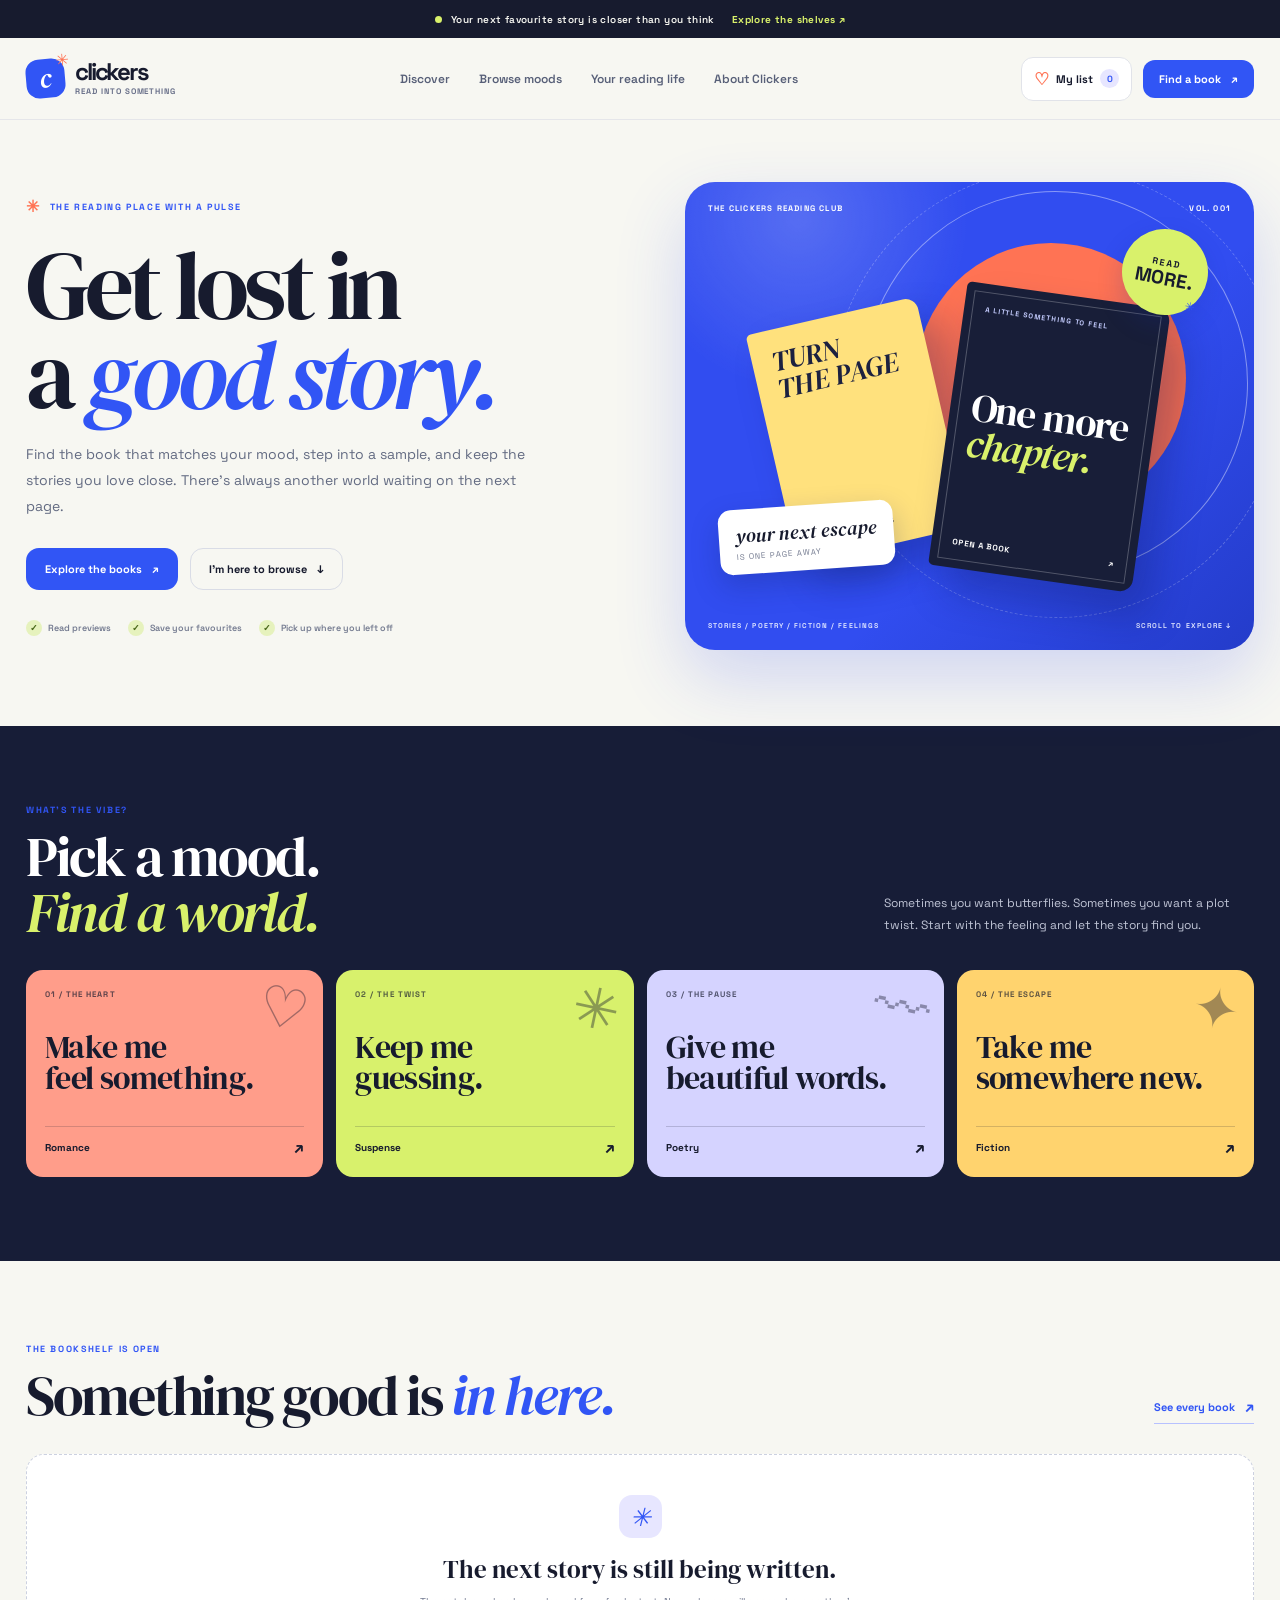
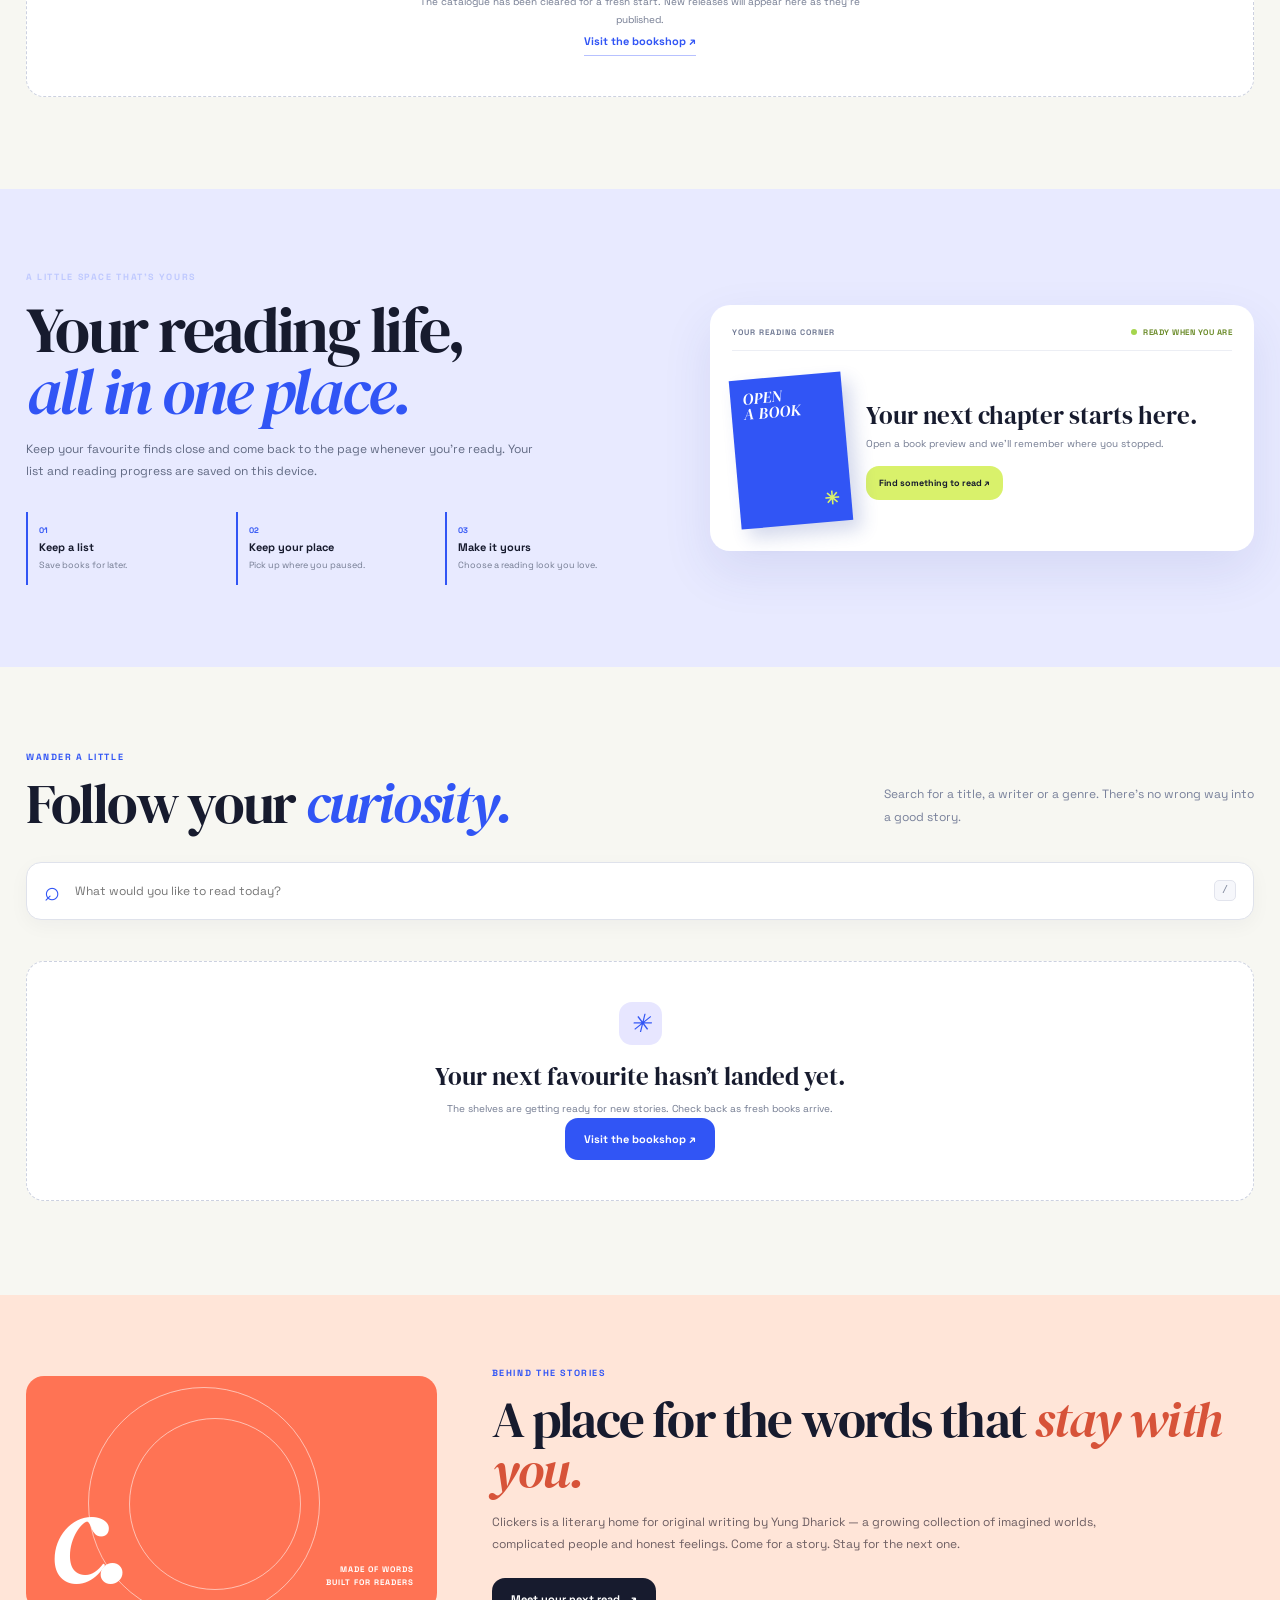
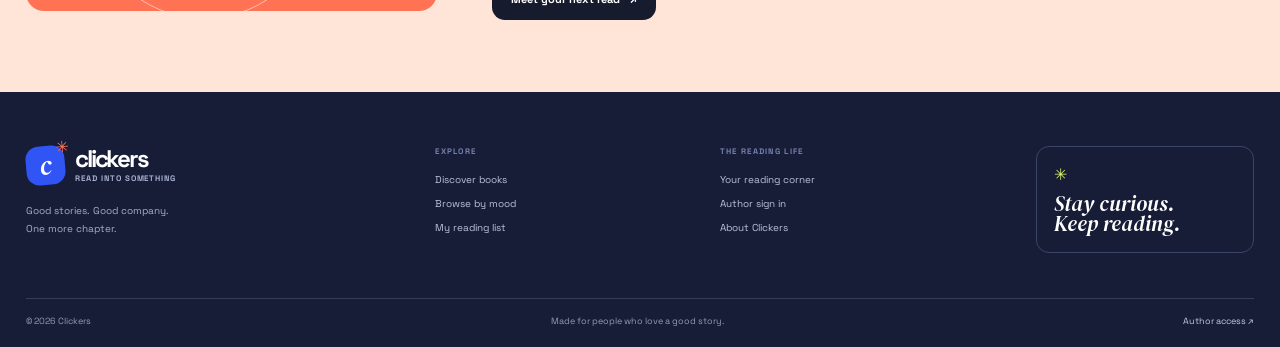
<file: index.html>
<!doctype html>
<html lang="en">
<head>
<meta charset="utf-8">
<meta name="viewport" content="width=device-width,initial-scale=1">
<meta name="theme-color" content="#f7f7f2">
<meta name="description" content="Discover your next favourite story. Read previews, save books, follow your reading progress and shop original ebooks on Clickers.">
<meta property="og:type" content="website">
<meta property="og:site_name" content="Clickers">
<meta property="og:title" content="Clickers — Get lost in a good story">
<meta property="og:description" content="A lively home for readers, stories and the books you keep coming back to.">
<meta name="twitter:card" content="summary_large_image">
<title>Clickers — Get lost in a good story</title>
<link rel="preconnect" href="https://fonts.googleapis.com">
<link rel="preconnect" href="https://fonts.gstatic.com" crossorigin>
<link href="https://fonts.googleapis.com/css2?family=DM+Serif+Display:ital@0;1&family=Space+Grotesk:wght@400;500;600;700&display=swap" rel="stylesheet">
<link rel="stylesheet" href="./styles.css">
</head>
<body class="site-home">
<div class="announcement"><span class="announcement-dot"></span> Your next favourite story is closer than you think <a href="./store.html">Explore the shelves ↗</a></div>
<header class="site-header">
  <div class="wrap nav">
    <a class="brand" href="./index.html" aria-label="Clickers home"><span class="brand-mark">c<span>✳</span></span><span class="brand-word">clickers<small>read into something</small></span></a>
    <nav class="navlinks" id="navlinks" aria-label="Main navigation">
      <a href="./store.html">Discover</a><a href="#moods">Browse moods</a><a href="#reading-life">Your reading life</a><a href="#about">About Clickers</a>
    </nav>
    <div class="nav-actions"><a class="saved-link" href="./saved.html"><span aria-hidden="true">♡</span> <span class="saved-label">My list</span><b id="savedCount">0</b></a><a class="nav-cta" href="./store.html">Find a book <span>↗</span></a></div>
    <button class="menu-toggle" id="menuToggle" aria-label="Open navigation" aria-expanded="false">☰</button>
  </div>
</header>
<main>
  <section class="wrap hero">
    <div class="hero-copy-block">
      <div class="eyebrow"><span class="eyebrow-mark">✳</span> THE READING PLACE WITH A PULSE</div>
      <h1>Get lost in<br>a <em>good story.</em></h1>
      <p class="hero-intro">Find the book that matches your mood, step into a sample, and keep the stories you love close. There's always another world waiting on the next page.</p>
      <div class="hero-actions"><a class="button button-primary" href="./store.html">Explore the books <span>↗</span></a><a class="button button-quiet" href="#moods">I'm here to browse <span>↓</span></a></div>
      <div class="hero-proof"><span><i>✓</i> Read previews</span><span><i>✓</i> Save your favourites</span><span><i>✓</i> Pick up where you left off</span></div>
    </div>
    <div class="hero-art" aria-label="Illustration of a lively reading space">
      <div class="hero-art-top"><span>THE CLICKERS READING CLUB</span><span>VOL. 001</span></div>
      <div class="hero-sun"></div><div class="hero-orbit orbit-one"></div><div class="hero-orbit orbit-two"></div>
      <div class="hero-book book-back"><span>TURN<br>THE PAGE</span><small>CLICKERS / STORIES</small></div>
      <div class="hero-book book-front"><small>A LITTLE SOMETHING TO FEEL</small><strong>One more<br><em>chapter.</em></strong><div class="hero-book-foot"><span>OPEN A BOOK</span><span>↗</span></div></div>
      <div class="hero-sticker"><span>READ</span><strong>MORE.</strong><i>✳</i></div>
      <div class="hero-note"><b>your next escape</b><span>is one page away</span></div>
      <div class="hero-art-bottom"><span>STORIES / POETRY / FICTION / FEELINGS</span><span>SCROLL TO EXPLORE ↓</span></div>
    </div>
  </section>

  <section class="mood-section" id="moods">
    <div class="wrap">
      <div class="section-heading">
        <div><div class="eyebrow">WHAT'S THE VIBE?</div><h2>Pick a mood.<br><em>Find a world.</em></h2></div>
        <p>Sometimes you want butterflies. Sometimes you want a plot twist. Start with the feeling and let the story find you.</p>
      </div>
      <div class="mood-grid">
        <a class="mood-card mood-romance" href="./store.html?genre=Romance"><span class="mood-number">01 / THE HEART</span><span class="mood-emoji">♡</span><strong>Make me<br>feel something.</strong><span class="mood-bottom">Romance <b>↗</b></span></a>
        <a class="mood-card mood-suspense" href="./store.html?genre=Thriller"><span class="mood-number">02 / THE TWIST</span><span class="mood-emoji">✳</span><strong>Keep me<br>guessing.</strong><span class="mood-bottom">Suspense <b>↗</b></span></a>
        <a class="mood-card mood-poetry" href="./store.html?genre=Poetry"><span class="mood-number">03 / THE PAUSE</span><span class="mood-emoji">〰</span><strong>Give me<br>beautiful words.</strong><span class="mood-bottom">Poetry <b>↗</b></span></a>
        <a class="mood-card mood-fiction" href="./store.html?genre=Fiction"><span class="mood-number">04 / THE ESCAPE</span><span class="mood-emoji">✦</span><strong>Take me<br>somewhere new.</strong><span class="mood-bottom">Fiction <b>↗</b></span></a>
      </div>
    </div>
  </section>

  <section class="wrap featured-section" id="featured">
    <div class="section-heading section-heading-tight">
      <div><div class="eyebrow">THE BOOKSHELF IS OPEN</div><h2>Something good is <em>in here.</em></h2></div>
      <a class="text-link" href="./store.html">See every book <span>↗</span></a>
    </div>
    <div class="book-grid" id="featuredBooks">
      <div class="shelf-empty"><div class="shelf-empty-art"><span>YOUR NEXT<br>FAVOURITE</span><b>?</b></div><div><span class="shelf-kicker">A FRESH START</span><h3>This shelf is making room for new stories.</h3><p>The old catalogue has been cleared. New books will appear here as they are published — ready for you to discover, preview and keep.</p><a class="text-link" href="./store.html">Explore the bookshop anyway ↗</a></div></div>
    </div>
  </section>

  <section class="reading-life" id="reading-life">
    <div class="wrap reading-life-inner">
      <div class="reading-life-copy"><div class="eyebrow eyebrow-light">A LITTLE SPACE THAT'S YOURS</div><h2>Your reading life,<br><em>all in one place.</em></h2><p>Keep your favourite finds close and come back to the page whenever you're ready. Your list and reading progress are saved on this device.</p>
        <div class="reading-benefits"><div><span>01</span><b>Keep a list</b><small>Save books for later.</small></div><div><span>02</span><b>Keep your place</b><small>Pick up where you paused.</small></div><div><span>03</span><b>Make it yours</b><small>Choose a reading look you love.</small></div></div>
      </div>
      <div class="continue-card" id="continueReading"><div class="continue-card-top"><span>YOUR READING CORNER</span><span class="live-dot">● READY WHEN YOU ARE</span></div><div class="continue-empty"><div class="mini-book"><span>OPEN<br>A BOOK</span><b>✳</b></div><div><h3>Your next chapter starts here.</h3><p>Open a book preview and we'll remember where you stopped.</p><a href="./store.html" class="button button-lime">Find something to read ↗</a></div></div></div>
    </div>
  </section>

  <section class="wrap discovery-section" id="discover">
    <div class="section-heading"><div><div class="eyebrow">WANDER A LITTLE</div><h2>Follow your <em>curiosity.</em></h2></div><p>Search for a title, a writer or a genre. There's no wrong way into a good story.</p></div>
    <label class="search-field"><span aria-hidden="true">⌕</span><input id="homeSearch" type="search" placeholder="What would you like to read today?" aria-label="Search books"><kbd>/</kbd></label>
    <div class="genre-pills" id="homeGenres"></div>
    <div class="book-grid" id="homeBooks"></div>
  </section>

  <section class="writer-section" id="about">
    <div class="wrap writer-inner"><div class="writer-art"><span class="writer-art-mark">c.</span><span class="writer-art-caption">MADE OF WORDS<br>BUILT FOR READERS</span></div><div class="writer-copy"><div class="eyebrow">BEHIND THE STORIES</div><h2>A place for the words that <em>stay with you.</em></h2><p>Clickers is a literary home for original writing by Yung Dharick — a growing collection of imagined worlds, complicated people and honest feelings. Come for a story. Stay for the next one.</p><a class="button button-dark" href="./store.html">Meet your next read <span>↗</span></a></div></div>
  </section>
</main>
<footer class="site-footer"><div class="wrap footer-main"><div class="footer-brand"><a class="brand brand-footer" href="./index.html"><span class="brand-mark">c<span>✳</span></span><span class="brand-word">clickers<small>read into something</small></span></a><p>Good stories. Good company.<br>One more chapter.</p></div><div class="footer-column"><b>EXPLORE</b><a href="./store.html">Discover books</a><a href="#moods">Browse by mood</a><a href="./saved.html">My reading list</a></div><div class="footer-column"><b>THE READING LIFE</b><a href="#reading-life">Your reading corner</a><a href="./author.html">Author sign in</a><a href="#about">About Clickers</a></div><div class="footer-note"><span>✳</span><strong>Stay curious.<br>Keep reading.</strong></div></div><div class="wrap footer-bottom"><span>© <span id="year"></span> Clickers</span><span>Made for people who love a good story.</span><a href="./admin.html">Author access ↗</a></div></footer>

<div class="reader" id="reader" aria-hidden="true"><div class="reader-panel reader-theme-paper" role="dialog" aria-modal="true" aria-labelledby="readerTitle">
  <div class="reader-top"><div><span class="reader-kicker">THE CLICKERS READING ROOM</span><strong id="readerBookTitle">A story begins.</strong></div><button class="reader-close" id="closeReader" aria-label="Close reader">×</button></div>
  <div class="reader-toolbar"><div class="reader-tools-group"><button id="fontDown" type="button" aria-label="Decrease text size">A−</button><button id="fontUp" type="button" aria-label="Increase text size">A+</button></div><div class="reader-tools-group reader-themes"><button type="button" data-reader-theme="paper" aria-label="Paper theme" class="active">○</button><button type="button" data-reader-theme="warm" aria-label="Warm theme">◐</button><button type="button" data-reader-theme="night" aria-label="Night theme">●</button></div><button class="reader-save" id="readerSave" type="button">♡ Save book</button></div>
  <article class="reader-page"><div class="reader-chapter-label" id="readerSubtitle"></div><h2 id="readerTitle">A story begins.</h2><div class="reader-content" id="readerContent"></div></article>
  <div class="reader-controls"><button id="prevChapter" disabled>← Previous</button><span id="readerProgress">Preview</span><button id="nextChapter" disabled>Next chapter →</button></div>
</div></div>
<div class="toast" id="toast" role="status" aria-live="polite"></div>
<script src="./author-config.js"></script><script src="./books.js"></script><script src="./storefront.js"></script>
</body></html>
</file>
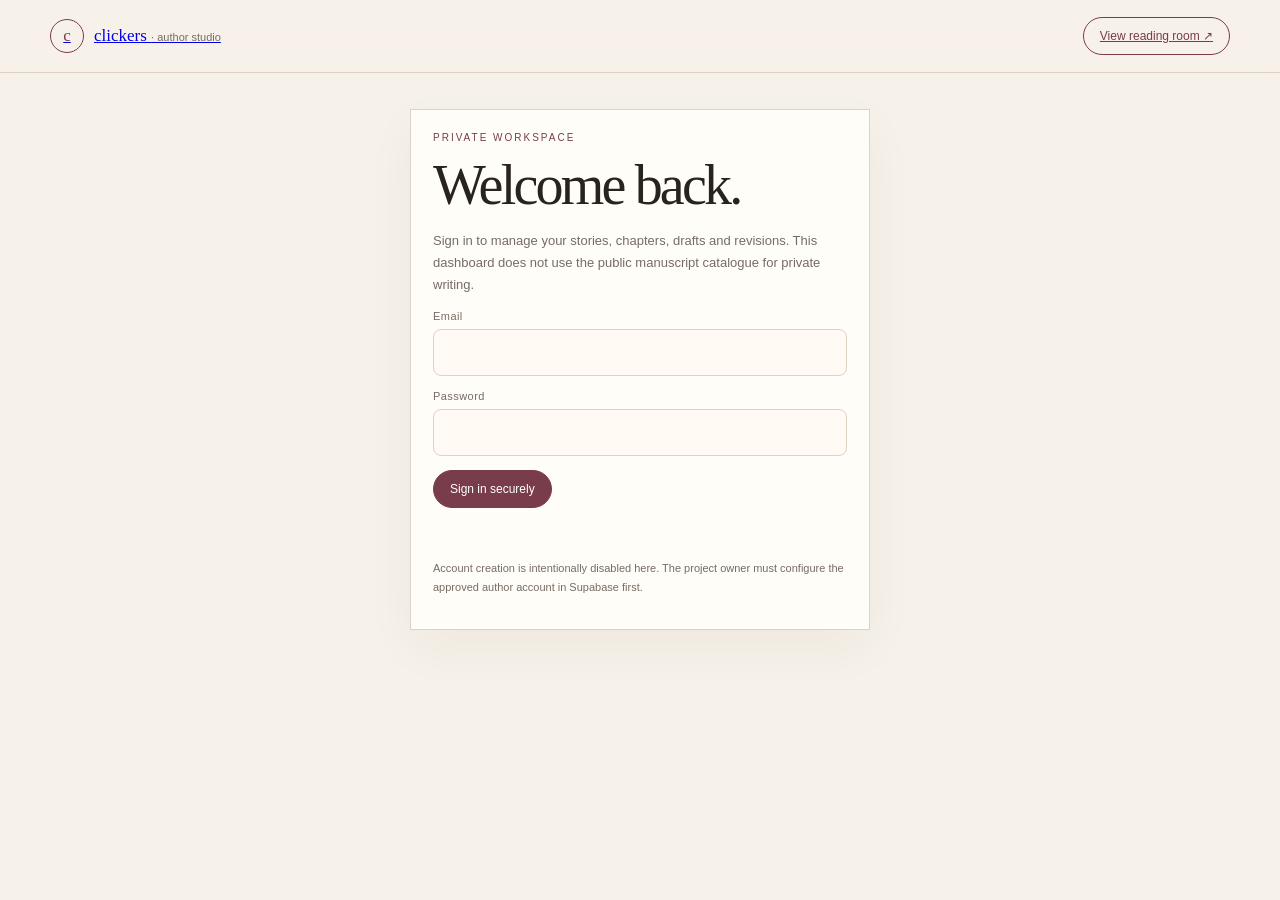
<file: admin.html>
<!doctype html><html lang="en"><head><meta charset="utf-8"><meta name="robots" content="noindex,nofollow"><meta http-equiv="refresh" content="0;url=./author.html"><link rel="canonical" href="./author.html"><title>Clickers Author Studio</title></head><body><p>Opening <a href="./author.html">Clickers Author Studio</a>…</p><script>location.replace("./author.html"+location.search+location.hash);</script></body></html>
</file>
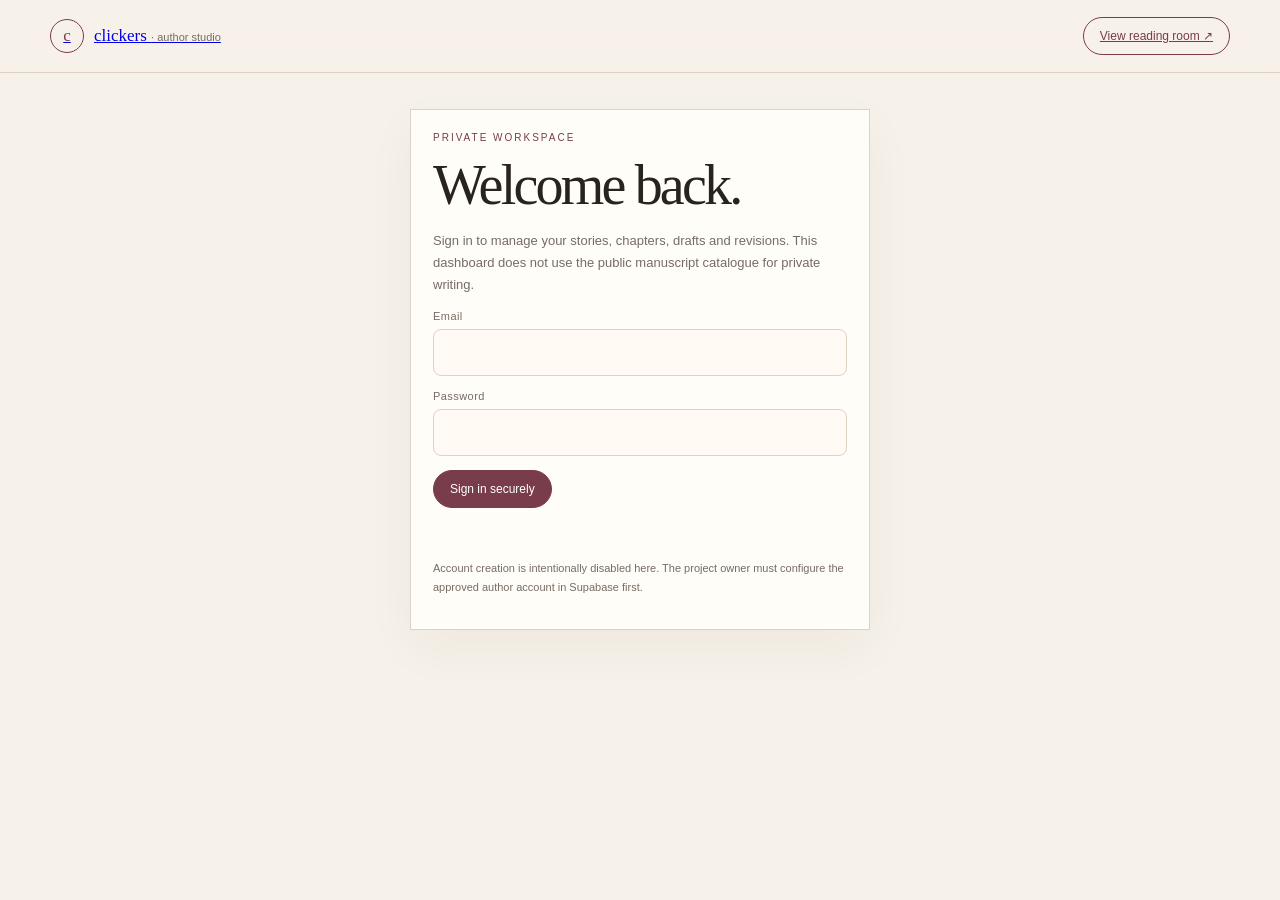
<file: author.html>
<!doctype html>
<html lang="en">
<head>
<meta charset="utf-8">
<meta name="viewport" content="width=device-width,initial-scale=1">
<meta name="theme-color" content="#f7f2e9">
<meta name="robots" content="noindex,nofollow,noarchive">
<title>Author studio — Clickers</title>
<style>
:root{color-scheme:light;--paper:#f7f2e9;--paper-deep:#eee4d6;--ink:#29231f;--muted:#766c63;--wine:#793c4a;--wine-dark:#5e2b38;--line:#ded2c4;--card:#fffdf8;--shadow:0 18px 48px #3422170b}
*{box-sizing:border-box}body{margin:0;background:var(--paper);color:var(--ink);font-family:Georgia,"Times New Roman",serif}button,input,textarea,select{font:inherit}button{cursor:pointer}button:focus-visible,input:focus-visible,textarea:focus-visible,select:focus-visible,a:focus-visible{outline:3px solid #b77d88;outline-offset:3px}header{position:sticky;top:0;z-index:3;background:#f7f2e9ed;border-bottom:1px solid var(--line);backdrop-filter:blur(14px)}.top{width:min(1180px,calc(100% - 32px));margin:auto;min-height:72px;display:flex;align-items:center;justify-content:space-between;gap:16px}.brand{display:flex;align-items:center;gap:10px;font-size:17px}.mark{display:grid;place-items:center;width:34px;height:34px;border:1px solid var(--wine);border-radius:50%;color:var(--wine)}.top small{font:11px Arial,sans-serif;color:var(--muted)}main{width:min(1180px,calc(100% - 32px));margin:34px auto 80px}.eyebrow{font:10px Arial,sans-serif;letter-spacing:.2em;text-transform:uppercase;color:var(--wine)}h1{font-size:clamp(36px,5vw,56px);font-weight:400;letter-spacing:-.05em;margin:10px 0 12px}h2{font-weight:400;font-size:25px;margin:0 0 12px}p{line-height:1.7}.muted{color:var(--muted);font:13px/1.7 Arial,sans-serif}.layout{display:grid;grid-template-columns:300px minmax(0,1fr);gap:24px;align-items:start}.panel{background:var(--card);border:1px solid var(--line);padding:22px;box-shadow:var(--shadow);min-width:0}.panel-head{display:flex;align-items:center;justify-content:space-between;gap:12px;margin-bottom:17px}.button{display:inline-flex;align-items:center;justify-content:center;gap:8px;border:1px solid var(--wine);border-radius:999px;background:var(--wine);color:white;padding:11px 16px;font:12px Arial,sans-serif}.button:hover{background:var(--wine-dark)}.button.outline{background:transparent;color:var(--wine)}.button.subtle{border-color:var(--line);background:transparent;color:var(--ink)}.button.danger{border-color:#a23f45;background:#a23f45}.button:disabled{opacity:.5;cursor:not-allowed}.field{display:grid;gap:7px;margin:14px 0}.field label{font:11px Arial,sans-serif;letter-spacing:.04em;color:var(--muted)}input,textarea,select{width:100%;border:1px solid var(--line);border-radius:8px;background:#fffaf4;color:var(--ink);padding:12px;font:13px/1.6 Arial,sans-serif}textarea{resize:vertical;min-height:150px}textarea#chapterBody{min-height:400px;line-height:1.85;font-size:15px}input:focus,textarea:focus,select:focus{border-color:var(--wine);outline-offset:1px}.stack{display:grid;gap:10px}.book-item{display:block;width:100%;text-align:left;padding:13px;border:1px solid var(--line);background:transparent;color:var(--ink);border-radius:8px}.book-item.active{border-color:var(--wine);background:#f6e9e8}.book-item strong{display:block;font-size:15px;font-weight:400}.book-item span{display:block;margin-top:5px;font:10px Arial,sans-serif;color:var(--muted)}.pill{display:inline-flex;border:1px solid var(--line);border-radius:999px;padding:6px 9px;font:10px Arial,sans-serif;color:var(--muted)}.chapter-list{display:grid;gap:8px;margin:14px 0}.chapter-item{display:flex;align-items:center;justify-content:space-between;gap:10px;text-align:left;border:1px solid var(--line);background:transparent;border-radius:8px;padding:11px;color:var(--ink)}.chapter-item.active{border-color:var(--wine);background:#f6e9e8}.chapter-item span{font:12px Arial,sans-serif;overflow-wrap:anywhere}.actions{display:flex;gap:9px;align-items:center;flex-wrap:wrap}.toolbar{display:flex;align-items:center;justify-content:space-between;gap:12px;flex-wrap:wrap;margin-bottom:18px}.status{font:11px Arial,sans-serif;color:var(--muted);min-height:18px}.status.error{color:#a23f45}.status.success{color:#3b6a4a}.hidden{display:none!important}.login-wrap{max-width:460px;margin:36px auto}.hint{padding:12px 14px;border-left:2px solid var(--wine);background:#f6e9e8;color:var(--muted);font:12px/1.7 Arial,sans-serif}.checkrow{display:flex;align-items:center;gap:9px;font:12px Arial,sans-serif;color:var(--muted)}.checkrow input{width:auto}.empty{padding:22px;border:1px dashed var(--line);color:var(--muted);font:12px/1.8 Arial,sans-serif;text-align:center}.split{display:grid;grid-template-columns:1fr 1fr;gap:12px}.footer-note{margin-top:22px;color:var(--muted);font:11px/1.7 Arial,sans-serif}
@media(max-width:820px){.layout{grid-template-columns:1fr}.book-panel{order:0}.editor-panel{order:1}.split{grid-template-columns:1fr}textarea#chapterBody{min-height:300px}.top small{display:none}}
@media(prefers-reduced-motion:reduce){*{scroll-behavior:auto!important;transition:none!important}}

/* Author Studio workspace upgrade */
.studio-intro{display:flex;align-items:flex-end;justify-content:space-between;gap:24px;margin-bottom:24px}.studio-intro p{max-width:620px;margin-bottom:0}.studio-kicker{display:flex;gap:8px;align-items:center;font:11px Arial,sans-serif;color:var(--wine);letter-spacing:.14em;text-transform:uppercase}.studio-kicker:before{content:"";width:22px;height:1px;background:currentColor}
.dashboard{display:grid;grid-template-columns:repeat(4,minmax(0,1fr));gap:12px;margin:24px 0}.metric{padding:18px;border:1px solid var(--line);background:linear-gradient(145deg,#fffdf9,#f5ece4);min-width:0}.metric-top{display:flex;align-items:center;justify-content:space-between;gap:8px;font:11px Arial,sans-serif;color:var(--muted)}.metric-icon{display:grid;place-items:center;width:32px;height:32px;border-radius:50%;background:#f1e1df;color:var(--wine);font-size:15px}.metric strong{display:block;font-size:30px;font-weight:400;letter-spacing:-.05em;margin:13px 0 3px}.metric small{font:11px/1.5 Arial,sans-serif;color:var(--muted)}
.workspace-head{display:flex;align-items:center;justify-content:space-between;gap:12px;margin-bottom:15px}.workspace-head h2{margin:0}.book-tools{display:grid;grid-template-columns:minmax(0,1fr) 130px;gap:8px;margin-bottom:12px}.book-tools input,.book-tools select{min-width:0;padding:10px;font-size:12px}.book-item{position:relative;padding:14px 13px 14px 17px;transition:background .15s,border-color .15s}.book-item:before{content:"";position:absolute;left:0;top:10px;bottom:10px;width:2px;background:transparent}.book-item:hover{background:#fbf2ed;border-color:#cbaab0}.book-item.active:before{background:var(--wine)}.book-item strong{font-size:14px;line-height:1.45}.book-item span{font-size:10px;line-height:1.5}.book-panel{position:sticky;top:92px}.editor-panel{min-height:560px}.section-note{padding:12px 14px;background:#f4e9e5;border:1px solid #ead6d4;border-radius:8px;font:11px/1.7 Arial,sans-serif;color:#765a5d}.studio-shortcuts{display:flex;gap:8px;flex-wrap:wrap;margin:18px 0 0}.studio-shortcuts a{font:11px Arial,sans-serif;color:var(--wine);text-decoration:none;border:1px solid var(--line);border-radius:999px;padding:8px 12px}.studio-shortcuts a:hover{background:#f6e9e8}
@media(max-width:900px){.dashboard{grid-template-columns:repeat(2,minmax(0,1fr))}.book-panel{position:static}}
@media(max-width:560px){.studio-intro{display:block}.dashboard{gap:8px}.metric{padding:13px}.metric strong{font-size:26px}.book-tools{grid-template-columns:1fr}.workspace-head{align-items:flex-start}.panel{padding:16px}}

</style>
</head>
<body>
<header><div class="top"><a class="brand" href="./index.html"><span class="mark">c</span><span>clickers <small>· author studio</small></span></a><div class="actions"><a class="button outline" href="./index.html">View reading room ↗</a><button class="button outline hidden" id="backupButton" type="button">Create backup</button><button class="button outline hidden" id="showBackupsButton" type="button">Backups</button><button class="button subtle hidden" id="signOutButton" type="button">Sign out</button></div></div></header>
<main>
<section id="loginSection" class="login-wrap panel">
<div class="eyebrow">Private workspace</div><h1>Welcome back.</h1><p class="muted">Sign in to manage your stories, chapters, drafts and revisions. This dashboard does not use the public manuscript catalogue for private writing.</p>
<form id="loginForm">
<div class="field"><label for="email">Email</label><input id="email" name="email" type="email" autocomplete="username" required></div>
<div class="field"><label for="password">Password</label><input id="password" name="password" type="password" autocomplete="current-password" required></div>
<div class="actions"><button class="button" id="signInButton" type="submit">Sign in securely</button></div>
<p id="loginStatus" class="status" role="status" aria-live="polite"></p>
</form>
<p class="footer-note">Account creation is intentionally disabled here. The project owner must configure the approved author account in Supabase first.</p>
</section>

<section id="studioSection" class="hidden">
<div class="studio-intro"><div><div class="studio-kicker">Your publishing desk</div><h1>Author studio</h1><p class="muted">A home for every story you create. Manage manuscripts, covers, chapters, publication, and recovery from one workspace.</p></div><div class="studio-shortcuts"><a href="./index.html">↗ Public library</a><a href="./store.html">↗ Bookshop</a></div></div>
<div class="dashboard" aria-label="Publishing overview">
<div class="metric"><div class="metric-top">All books <span class="metric-icon">▤</span></div><strong id="metricBooks">—</strong><small>Your complete manuscript collection</small></div>
<div class="metric"><div class="metric-top">Published <span class="metric-icon">↗</span></div><strong id="metricPublished">—</strong><small>Stories available to readers</small></div>
<div class="metric"><div class="metric-top">Drafts <span class="metric-icon">✎</span></div><strong id="metricDrafts">—</strong><small>Stories still in progress</small></div>
<div class="metric"><div class="metric-top">Last updated <span class="metric-icon">◷</span></div><strong id="metricUpdated" style="font-size:19px;line-height:1.4">—</strong><small>Most recent saved manuscript</small></div>
</div>
<div class="section-note">Publishing safety: edits in this workspace are separate from the public catalogue until saved and published. Create a private backup before major changes.</div>
<details id="ordersPanel" class="panel orders-panel">
  <summary><span>Sales & orders</span><small id="ordersCount">Loading orders…</small></summary>
  <div class="orders-head"><p class="muted">Private order history and paid ebook revenue. Only your author account can see buyer details.</p><button id="refreshOrdersButton" class="button outline" type="button">↻ Refresh orders</button></div>
  <div id="ordersSummary" class="orders-summary">Loading sales overview…</div>
  <div id="ordersList" class="orders-list"></div>
  <p id="ordersStatus" class="status" role="status" aria-live="polite"></p>
</details>
<div class="layout">
<aside class="panel book-panel">
<div class="workspace-head"><h2>Your library</h2><button id="newBookButton" class="button" type="button">+ New book</button></div><p class="muted">Search your manuscripts, filter by status, or import the public catalogue to bring existing stories into your workspace.</p><button id="importLibraryButton" class="button outline" type="button" style="width:100%;margin-bottom:14px">↓ Import public books</button><div class="book-tools"><input id="bookSearch" type="search" placeholder="Find a book…" aria-label="Search your books"><select id="bookStatusFilter" aria-label="Filter books by status"><option value="all">All statuses</option><option value="published">Published</option><option value="draft">Drafts</option></select></div>
<div id="bookList" class="stack"><div class="empty">Loading your books…</div></div>
<p class="footer-note">Books shown below are editable copies in Author Studio. Saving changes here updates the Author Studio version shown on the reading site.</p>
</aside>
<section class="panel editor-panel">
<div id="noBookState" class="empty">Choose a book or create one to start writing.</div>
<div id="bookEditor" class="hidden">
<div class="toolbar"><div><div class="eyebrow">Book details</div><h2 id="bookEditorHeading">Untitled book</h2></div><span id="bookStatusPill" class="pill">Draft</span></div>
<form id="bookForm">
<div class="field"><label for="bookTitle">Book title</label><input id="bookTitle" maxlength="180" required></div>
<div class="field"><label for="bookSlug">URL slug</label><input id="bookSlug" maxlength="80" placeholder="my-story"></div>
<div class="split"><div class="field"><label for="bookGenre">Genre</label><input id="bookGenre" maxlength="80"></div><div class="field"><label for="bookCover">Cover image URL / path</label><input id="bookCover" maxlength="1000" placeholder="Upload an image or paste a URL"></div></div>
<div class="field"><label for="bookCoverFile">Upload cover image</label><input id="bookCoverFile" type="file" accept="image/jpeg,image/png,image/webp,image/avif"><p class="muted">JPG, PNG, WebP or AVIF · up to 5 MB.</p><img id="bookCoverPreview" alt="Cover preview" class="hidden" style="width:130px;max-height:190px;object-fit:cover;border:1px solid var(--line);border-radius:8px"></div>
<div class="field"><label for="bookExtraImages">Additional story images (optional)</label><input id="bookExtraImages" type="file" accept="image/jpeg,image/png,image/webp,image/avif" multiple><div id="bookExtraImageList" class="muted">No additional images selected.</div></div>
<div class="field"><label for="bookDescription">Synopsis</label><textarea id="bookDescription" rows="3" maxlength="5000"></textarea></div>
<div class="section-note" style="margin:18px 0">Ebook sales · Set a price and upload the complete PDF. The original file stays private; readers receive a time-limited download only after Paystack confirms payment.</div>
<div class="split">
  <div class="field"><label for="bookPrice">Price (NGN)</label><input id="bookPrice" type="number" min="1" step="0.01" inputmode="decimal" placeholder="e.g. 2500"></div>
  <div class="field"><label for="bookForSale">Sales status</label><label class="checkrow"><input id="bookForSale" type="checkbox"> Offer this book for sale</label></div>
</div>
<div class="field"><label for="bookEbookFile">Upload complete ebook (PDF)</label><input id="bookEbookFile" type="file" accept="application/pdf"><div id="bookEbookStatus" class="muted">No private PDF uploaded yet · up to 50 MB.</div></div>
<div class="actions"><button class="button" type="submit">Save book</button><button class="button outline" id="publishBookButton" type="button">Publish book</button><button class="button danger" id="deleteBookButton" type="button">Delete book</button></div>
<p id="bookStatus" class="status" role="status" aria-live="polite"></p>
</form>
<hr style="border:0;border-top:1px solid var(--line);margin:25px 0">
<div class="toolbar"><div><div class="eyebrow">Manuscript</div><h2>Chapters</h2></div><button id="newChapterButton" class="button outline" type="button">+ New chapter</button></div>
<div id="chapterList" class="chapter-list"></div>
<div id="chapterEditor" class="hidden">
<form id="chapterForm">
<div class="split"><div class="field"><label for="chapterNumber">Chapter number</label><input id="chapterNumber" type="number" min="1" max="10000" step="1" required></div><div class="field"><label for="chapterTitle">Chapter title</label><input id="chapterTitle" maxlength="180" required></div></div>
<div class="field"><label for="chapterBody">Chapter text</label><textarea id="chapterBody" required placeholder="Start writing here…"></textarea></div>
<div class="split"><label class="checkrow"><input id="chapterPublished" type="checkbox"> Publish this chapter</label><label class="checkrow"><input id="chapterPaid" type="checkbox" disabled> Legacy paid flag · not sold separately</label></div>
<p class="hint">Use the book sales settings above to sell the complete PDF. Published chapters remain free reading previews.</p>
<div class="actions"><button class="button" type="submit">Save chapter</button><button class="button outline" id="chapterPublishButton" type="button">Save & publish</button><button class="button subtle" id="revisionsButton" type="button">View revisions</button><button class="button danger" id="deleteChapterButton" type="button">Delete chapter</button></div>
<p id="chapterStatus" class="status" role="status" aria-live="polite"></p>
</form>
<div id="revisionsPanel" class="hidden"><h2>Saved revisions</h2><div id="revisionList" class="stack"></div></div>
</div>
</div>
</section>
</div>
<section id="backupsPanel" class="panel hidden" style="margin-top:22px"><div class="panel-head"><div><div class="eyebrow">Private recovery</div><h2>Cloud backups</h2></div><button id="closeBackupsButton" class="button subtle" type="button">Close</button></div><p class="muted">Backups are stored in the private Supabase Storage bucket. Restoring creates new draft copies and never overwrites your current books.</p><div id="backupList" class="stack"></div><p id="backupStatus" class="status" role="status" aria-live="polite"></p></section>
<p id="globalStatus" class="status" role="status" aria-live="polite"></p>
</section>
</main>
<script src="./author-config.js"></script>
<script src="./books.js"></script>
<script type="module" src="./author.js"></script>
</body>
</html>
</file>
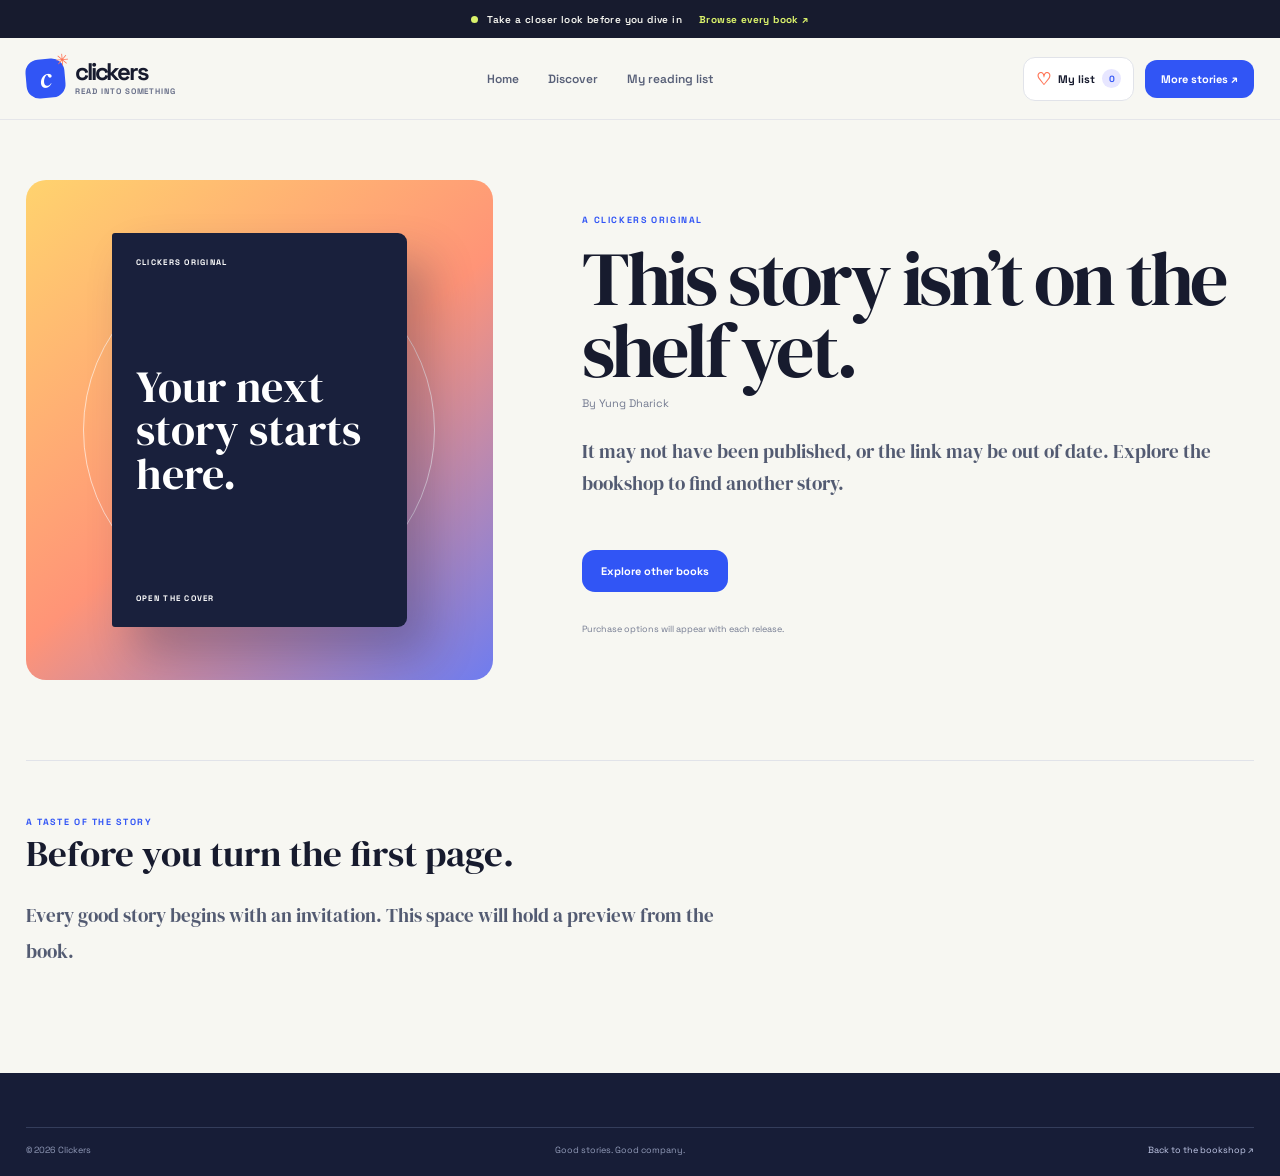
<file: book.html>
<!doctype html>
<html lang="en"><head><meta charset="utf-8"><meta name="viewport" content="width=device-width,initial-scale=1"><meta name="theme-color" content="#f7f7f2"><meta name="description" content="Open a Clickers book, read a preview and discover your next favourite story."><title>Discover this book — Clickers</title>
<link rel="preconnect" href="https://fonts.googleapis.com"><link rel="preconnect" href="https://fonts.gstatic.com" crossorigin><link href="https://fonts.googleapis.com/css2?family=DM+Serif+Display:ital@0;1&family=Space+Grotesk:wght@400;500;600;700&display=swap" rel="stylesheet"><link rel="stylesheet" href="./styles.css"></head>
<body>
<div class="announcement"><span class="announcement-dot"></span> Take a closer look before you dive in <a href="./store.html">Browse every book ↗</a></div>
<header class="site-header"><div class="wrap nav"><a class="brand" href="./index.html"><span class="brand-mark">c<span>✳</span></span><span class="brand-word">clickers<small>read into something</small></span></a><nav class="navlinks" id="navlinks"><a href="./index.html">Home</a><a href="./store.html">Discover</a><a href="./saved.html">My reading list</a></nav><div class="nav-actions"><a class="saved-link" href="./saved.html"><span>♡</span><span class="saved-label">My list</span><b id="savedCount">0</b></a><a class="nav-cta" href="./store.html">More stories ↗</a></div><button class="menu-toggle" id="menuToggle" aria-label="Open navigation" aria-expanded="false">☰</button></div></header>
<main>
<section class="wrap detail" id="detail"><div class="cover-stage" id="coverStage"><div class="cover-art"><small>CLICKERS ORIGINAL</small><strong>Your next story starts here.</strong><small>OPEN THE COVER</small></div></div>
<div><div class="eyebrow" id="genre">A CLICKERS ORIGINAL</div><h1 id="title">A new story awaits.</h1><div class="byline" id="author">By Yung Dharick</div><p class="description" id="description">The next book will appear here when it is released.</p><div class="tags" id="tags"></div><div class="actions" id="actions"><a class="button button-primary" href="./store.html">Explore other books</a></div><div class="book-actions-inline" id="bookTools"></div><p class="purchase-note" id="purchaseNote">Purchase options will appear with each release.</p></div></section>
<section class="wrap sample"><div class="eyebrow">A TASTE OF THE STORY</div><h2>Before you turn the first page.</h2><div class="sample-copy" id="sampleCopy"><p>Every good story begins with an invitation. This space will hold a preview from the book.</p></div></section>
</main>
<footer class="site-footer"><div class="wrap footer-bottom"><span>© <span id="year"></span> Clickers</span><span>Good stories. Good company.</span><a href="./store.html">Back to the bookshop ↗</a></div></footer>
<div class="toast" id="toast" role="status" aria-live="polite"></div>
<script src="./author-config.js"></script><script src="./books.js"></script><script src="./storefront.js"></script></body></html>
</file>
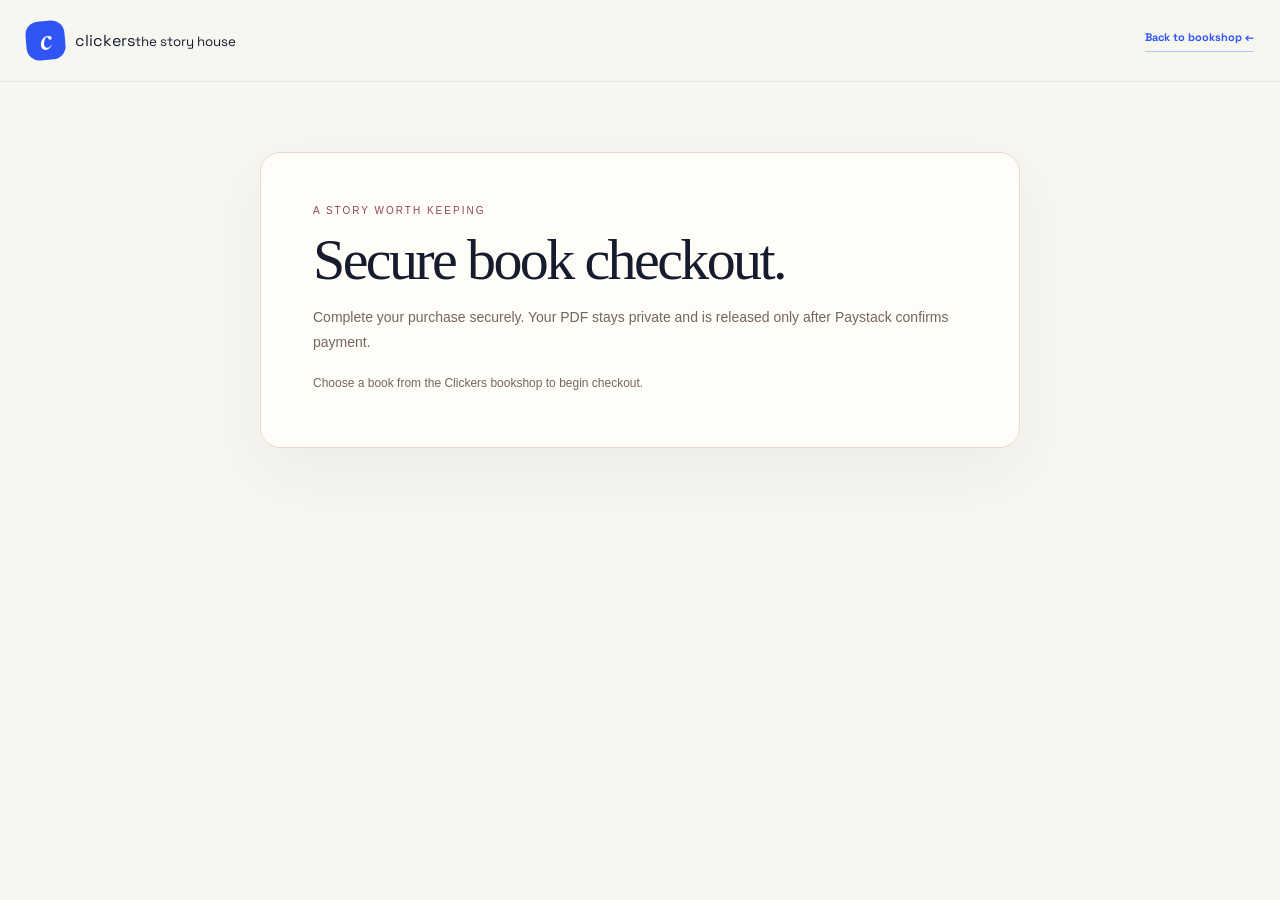
<file: checkout.html>
<!doctype html>
<html lang="en">
<head>
<meta charset="utf-8"><meta name="viewport" content="width=device-width,initial-scale=1">
<meta name="theme-color" content="#fff7f1"><meta name="robots" content="noindex,nofollow">
<title>Secure checkout — Clickers</title><link rel="stylesheet" href="./styles.css">
<style>
.hidden{display:none!important}.checkout-wrap{width:min(760px,calc(100% - 32px));margin:70px auto 100px}.checkout-card{background:#fffdf8;border:1px solid #e8d8cf;padding:clamp(24px,5vw,52px);box-shadow:0 24px 70px #3c19200d}.checkout-card h1{font:clamp(36px,6vw,58px)/1.05 Georgia,serif;letter-spacing:-.045em;margin:14px 0}.checkout-kicker{font:10px Arial,sans-serif;letter-spacing:.2em;text-transform:uppercase;color:#8d4859}.checkout-copy{font:14px/1.8 Arial,sans-serif;color:#75645f}.checkout-field{display:grid;gap:8px;margin:24px 0}.checkout-field label{font:11px Arial,sans-serif;color:#75645f}.checkout-field input{width:100%;padding:14px;border:1px solid #e2d3ca;border-radius:8px;font:14px Arial,sans-serif}.checkout-actions{display:flex;gap:10px;flex-wrap:wrap;margin-top:22px}.checkout-status{margin-top:18px;font:12px/1.7 Arial,sans-serif;color:#75645f;min-height:22px}.checkout-status.error{color:#a23f45}.checkout-status.success{color:#3b6a4a}.checkout-price{font:28px Georgia,serif;margin:20px 0}.checkout-book{padding:18px;background:#f8eee8;margin:24px 0}.checkout-book strong{display:block;font:22px Georgia,serif}.checkout-book small{font:11px Arial,sans-serif;color:#75645f}.checkout-download{display:inline-flex;margin-top:20px;padding:14px 22px;border-radius:999px;background:#793c4a;color:white;text-decoration:none;font:12px Arial,sans-serif}
</style>
</head>
<body>
<header><div class="wrap nav"><a class="brand" href="./index.html"><span class="brand-mark">c</span><span>clickers<small>the story house</small></span></a><a class="text-link" href="./store.html">Back to bookshop ←</a></div></header>
<main class="checkout-wrap"><section class="checkout-card">
<div class="checkout-kicker">A story worth keeping</div>
<h1 id="heading">Secure book checkout.</h1>
<p class="checkout-copy" id="intro">Complete your purchase securely. Your PDF stays private and is released only after Paystack confirms payment.</p>
<div id="bookSummary" class="checkout-book hidden"><strong id="bookTitle"></strong><small id="bookGenre"></small><div class="checkout-price" id="bookPrice"></div></div>
<form id="checkoutForm" class="hidden">
<div class="checkout-field"><label for="buyerEmail">Email address for your receipt and order</label><input id="buyerEmail" type="email" autocomplete="email" required placeholder="you@example.com"></div>
<div class="checkout-actions"><button class="button" id="payButton" type="submit">Continue to secure payment ↗</button><a class="button outline" href="./store.html">Back to bookshop</a></div>
</form>
<div id="result" class="checkout-status" role="status" aria-live="polite"></div>
<a id="downloadLink" class="checkout-download hidden" rel="noopener">Download your ebook ↓</a>
</section></main>
<script src="./author-config.js"></script><script src="./checkout.js"></script>
</body></html>
</file>
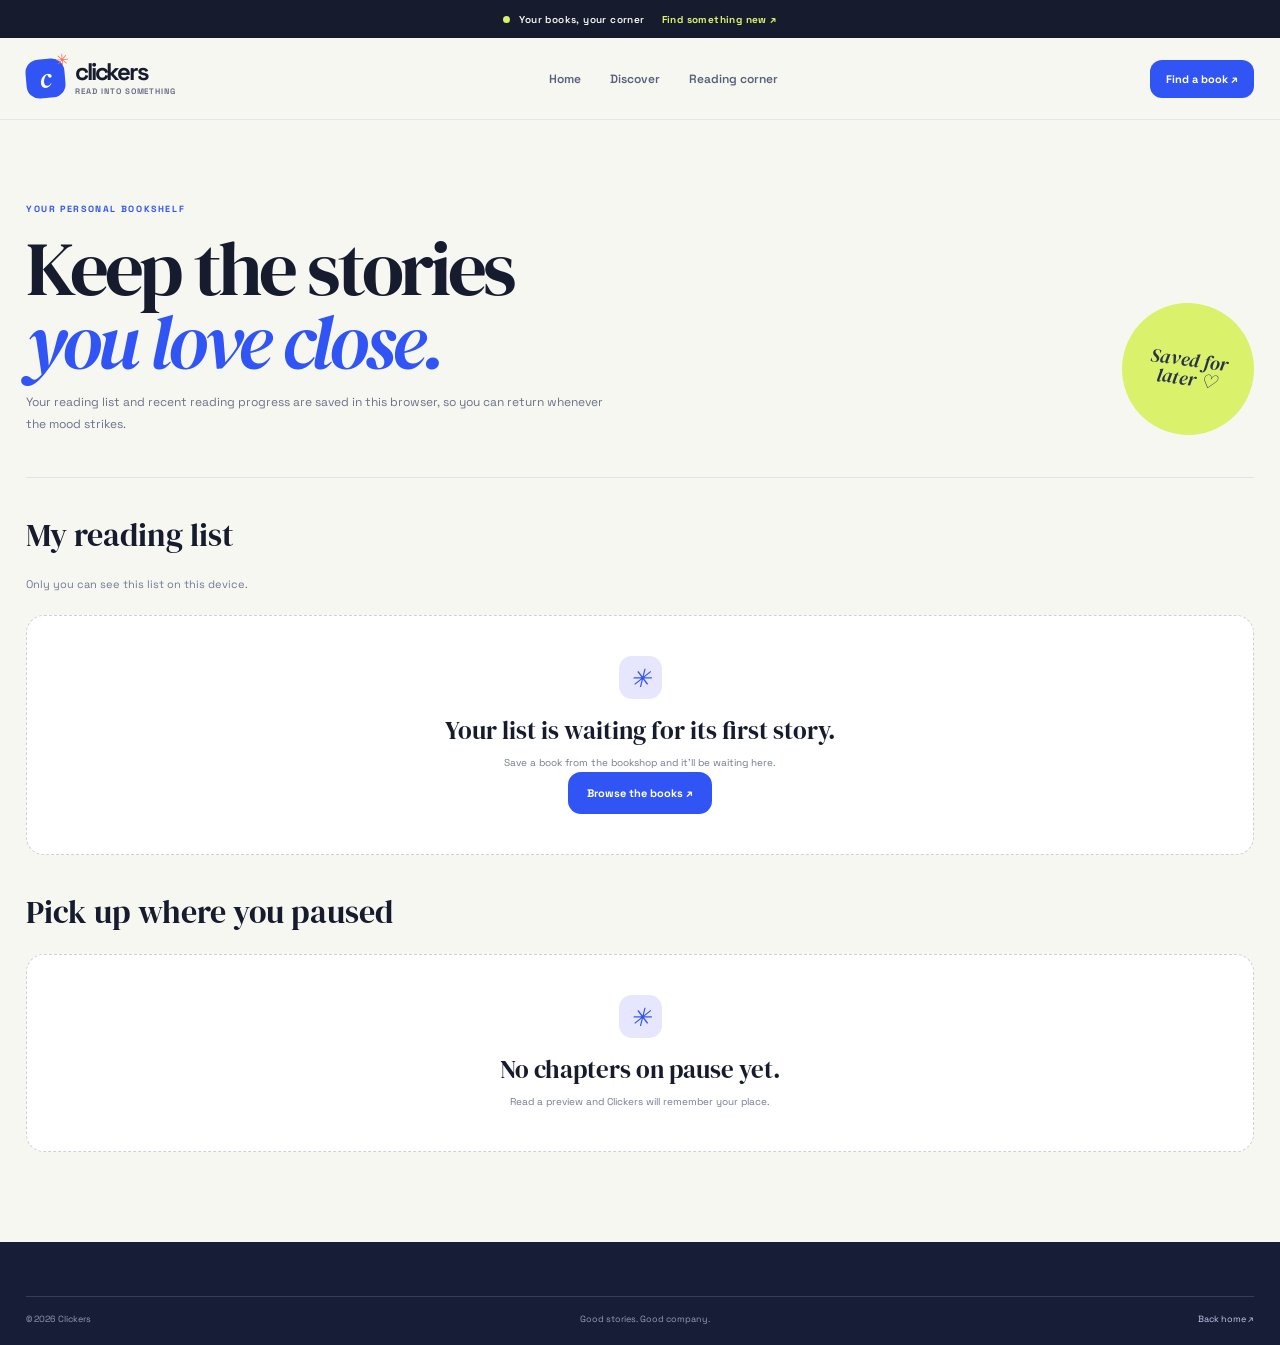
<file: saved.html>
<!doctype html>
<html lang="en"><head><meta charset="utf-8"><meta name="viewport" content="width=device-width,initial-scale=1"><meta name="theme-color" content="#f7f7f2"><meta name="description" content="Your saved Clickers books and reading progress."><title>My reading list — Clickers</title>
<link rel="preconnect" href="https://fonts.googleapis.com"><link rel="preconnect" href="https://fonts.gstatic.com" crossorigin><link href="https://fonts.googleapis.com/css2?family=DM+Serif+Display:ital@0;1&family=Space+Grotesk:wght@400;500;600;700&display=swap" rel="stylesheet"><link rel="stylesheet" href="./styles.css"></head>
<body>
<div class="announcement"><span class="announcement-dot"></span> Your books, your corner <a href="./store.html">Find something new ↗</a></div>
<header class="site-header"><div class="wrap nav"><a class="brand" href="./index.html"><span class="brand-mark">c<span>✳</span></span><span class="brand-word">clickers<small>read into something</small></span></a><nav class="navlinks" id="navlinks"><a href="./index.html">Home</a><a href="./store.html">Discover</a><a href="./index.html#reading-life">Reading corner</a></nav><div class="nav-actions"><a class="nav-cta" href="./store.html">Find a book ↗</a></div><button class="menu-toggle" id="menuToggle" aria-label="Open navigation" aria-expanded="false">☰</button></div></header>
<main class="wrap saved-page"><section class="page-hero"><div><div class="eyebrow">YOUR PERSONAL BOOKSHELF</div><h1>Keep the stories<br><em>you love close.</em></h1><p>Your reading list and recent reading progress are saved in this browser, so you can return whenever the mood strikes.</p></div><div class="hero-stamp">Saved for<br>later ♡</div></section>
<section class="saved-section"><h2>My reading list</h2><p class="saved-intro">Only you can see this list on this device.</p><div class="book-grid" id="savedBooks"><div class="empty-state"><div class="empty-mark">♡</div><h3>Your list is waiting for its first story.</h3><p>Save a book from the bookshop and it’ll be waiting here.</p><a class="button button-primary" href="./store.html">Browse the books ↗</a></div></div></section>
<section class="saved-section"><h2>Pick up where you paused</h2><div id="savedProgress"><div class="empty-state"><h3>No chapters on pause yet.</h3><p>Read a preview and Clickers will remember your place.</p></div></div></section></main>
<footer class="site-footer"><div class="wrap footer-bottom"><span>© <span id="year"></span> Clickers</span><span>Good stories. Good company.</span><a href="./index.html">Back home ↗</a></div></footer>
<div class="toast" id="toast" role="status" aria-live="polite"></div><script src="./author-config.js"></script><script src="./books.js"></script><script src="./storefront.js"></script></body></html>
</file>
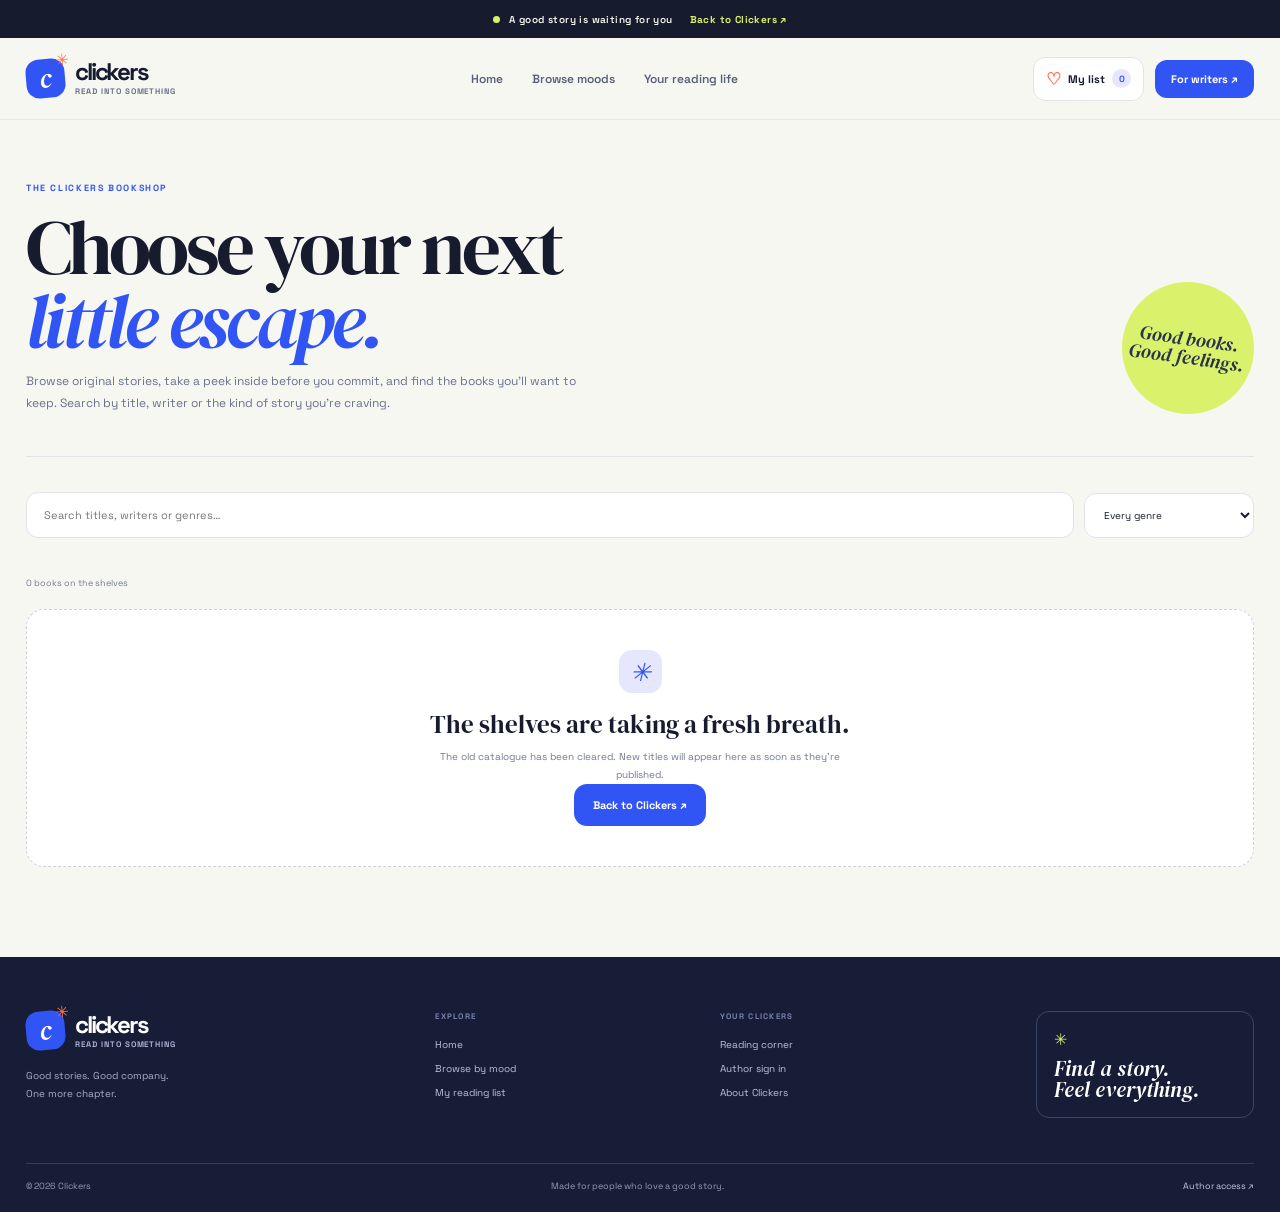
<file: store.html>
<!doctype html>
<html lang="en">
<head>
<meta charset="utf-8"><meta name="viewport" content="width=device-width,initial-scale=1"><meta name="theme-color" content="#f7f7f2">
<meta name="description" content="Browse the Clickers bookshop. Find stories by mood, explore previews and buy original ebooks.">
<title>Discover books — Clickers</title>
<link rel="preconnect" href="https://fonts.googleapis.com"><link rel="preconnect" href="https://fonts.gstatic.com" crossorigin>
<link href="https://fonts.googleapis.com/css2?family=DM+Serif+Display:ital@0;1&family=Space+Grotesk:wght@400;500;600;700&display=swap" rel="stylesheet">
<link rel="stylesheet" href="./styles.css">
</head>
<body>
<div class="announcement"><span class="announcement-dot"></span> A good story is waiting for you <a href="./index.html">Back to Clickers ↗</a></div>
<header class="site-header"><div class="wrap nav">
<a class="brand" href="./index.html"><span class="brand-mark">c<span>✳</span></span><span class="brand-word">clickers<small>read into something</small></span></a>
<nav class="navlinks" id="navlinks" aria-label="Main navigation"><a href="./index.html">Home</a><a href="./index.html#moods">Browse moods</a><a href="./index.html#reading-life">Your reading life</a></nav>
<div class="nav-actions"><a class="saved-link" href="./saved.html"><span>♡</span><span class="saved-label">My list</span><b id="savedCount">0</b></a><a class="nav-cta" href="./author.html">For writers ↗</a></div><button class="menu-toggle" id="menuToggle" aria-label="Open navigation" aria-expanded="false">☰</button>
</div></header>
<main>
<section class="wrap page-hero"><div><div class="eyebrow">THE CLICKERS BOOKSHOP</div><h1>Choose your next<br><em>little escape.</em></h1><p>Browse original stories, take a peek inside before you commit, and find the books you’ll want to keep. Search by title, writer or the kind of story you’re craving.</p></div><div class="hero-stamp">Good books.<br>Good feelings.</div></section>
<section class="wrap catalogue">
<div class="tools"><input id="search" type="search" placeholder="Search titles, writers or genres…" aria-label="Search books"><select id="genre" aria-label="Filter by genre"><option value="">Every genre</option></select></div>
<div class="genre-pills" id="storeGenres"></div><div class="count" id="count">Opening the shelves…</div>
<div class="book-grid" id="books"><div class="empty-state"><div class="empty-mark">✳</div><h3>Good things are being added to the shelves.</h3><p>The catalogue is starting fresh. Check back as new books are published.</p></div></div>
</section>
</main>
<footer class="site-footer"><div class="wrap footer-main"><div class="footer-brand"><a class="brand brand-footer" href="./index.html"><span class="brand-mark">c<span>✳</span></span><span class="brand-word">clickers<small>read into something</small></span></a><p>Good stories. Good company.<br>One more chapter.</p></div><div class="footer-column"><b>EXPLORE</b><a href="./index.html">Home</a><a href="./index.html#moods">Browse by mood</a><a href="./saved.html">My reading list</a></div><div class="footer-column"><b>YOUR CLICKERS</b><a href="./index.html#reading-life">Reading corner</a><a href="./author.html">Author sign in</a><a href="./index.html#about">About Clickers</a></div><div class="footer-note"><span>✳</span><strong>Find a story.<br>Feel everything.</strong></div></div><div class="wrap footer-bottom"><span>© <span id="year"></span> Clickers</span><span>Made for people who love a good story.</span><a href="./admin.html">Author access ↗</a></div></footer>
<div class="toast" id="toast" role="status" aria-live="polite"></div>
<script src="./author-config.js"></script><script src="./books.js"></script><script src="./storefront.js"></script>
</body></html>
</file>
<file: styles.css>
@import url('https://fonts.googleapis.com/css2?family=DM+Serif+Display:ital@0;1&family=Space+Grotesk:wght@400;500;600;700&display=swap');
:root{--paper:#f7f7f2;--white:#fff;--ink:#171b2e;--muted:#697089;--line:#e1e3e9;--blue:#3155f5;--blue-dark:#1e36b2;--orange:#ff7354;--lime:#d9f16b;--yellow:#ffd36e;--lavender:#e7e6ff;--serif:"DM Serif Display",Georgia,serif;--sans:"Space Grotesk",Arial,sans-serif;--shadow:0 22px 65px rgba(27,36,79,.12);--radius:22px}
*{box-sizing:border-box}html{scroll-behavior:smooth;scroll-padding-top:96px}body{margin:0;background:var(--paper);color:var(--ink);font-family:var(--sans);-webkit-font-smoothing:antialiased}a{color:inherit;text-decoration:none}button,input,select{font:inherit}button{cursor:pointer}button:focus-visible,a:focus-visible,input:focus-visible,select:focus-visible{outline:3px solid var(--orange);outline-offset:3px}.wrap{width:min(1240px,calc(100% - 52px));margin-inline:auto}
.announcement{min-height:38px;padding:9px 18px;background:var(--ink);color:#f8f8f2;display:flex;justify-content:center;align-items:center;gap:9px;text-align:center;font-size:10px;font-weight:600;letter-spacing:.04em}.announcement a{margin-left:8px;color:var(--lime);font-weight:700}.announcement-dot,.live-dot:before{width:7px;height:7px;border-radius:50%;background:var(--lime);display:inline-block}
.site-header,header{height:82px;position:sticky;top:0;z-index:30;background:rgba(247,247,242,.92);backdrop-filter:blur(18px);border-bottom:1px solid rgba(225,227,233,.8)}.nav{height:100%;display:flex;align-items:center;justify-content:space-between;gap:24px}.brand{display:flex;align-items:center;gap:10px;flex-shrink:0}.brand-mark{position:relative;width:39px;height:39px;border-radius:13px;display:grid;place-items:center;background:var(--blue);color:white;font:italic 27px var(--serif);transform:rotate(-5deg)}.brand-mark span{position:absolute;right:-5px;top:-8px;color:var(--orange);font:16px var(--sans)}.brand-word{font-size:24px;line-height:.92;font-weight:700;letter-spacing:-.09em}.brand-word small{display:block;margin-top:5px;color:var(--muted);font-size:8px;font-weight:700;letter-spacing:.12em;text-transform:uppercase}.navlinks{display:flex;align-items:center;gap:29px;font-size:12px;font-weight:600;color:#586078}.navlinks a{transition:color .2s}.navlinks a:hover{color:var(--blue)}.nav-actions{display:flex;align-items:center;gap:11px}.saved-link{display:inline-flex;align-items:center;gap:7px;padding:10px 12px;border:1px solid var(--line);border-radius:12px;font-size:11px;font-weight:700;background:#fff}.saved-link>span:first-child{font-size:17px;color:var(--orange)}.saved-link b{width:19px;height:19px;border-radius:50%;display:grid;place-items:center;background:var(--lavender);color:var(--blue);font-size:9px}.nav-cta{display:inline-flex;align-items:center;gap:10px;padding:12px 16px;border-radius:12px;background:var(--blue);color:#fff;font-size:11px;font-weight:700;transition:transform .2s,background .2s}.nav-cta:hover{background:var(--blue-dark);transform:translateY(-2px)}.menu-toggle{display:none;border:1px solid var(--line);background:#fff;border-radius:12px;width:42px;height:42px;color:var(--ink);font-size:20px}
.eyebrow{display:flex;align-items:center;gap:9px;color:var(--blue);font-size:9px;font-weight:700;letter-spacing:.18em;text-transform:uppercase}.eyebrow-mark{font-size:16px;color:var(--orange)}.eyebrow-light{color:#bfc9ff}
.hero{display:grid;grid-template-columns:minmax(0,1fr) minmax(420px,.95fr);align-items:center;gap:60px;padding:62px 0 76px;min-height:600px}.hero h1{font:400 clamp(64px,7.6vw,104px)/.91 var(--serif);letter-spacing:-.055em;margin:24px 0 24px}.hero h1 em,.section-heading h2 em,.reading-life h2 em,.writer-copy h2 em{color:var(--blue);font-weight:400}.hero-intro{max-width:510px;color:#636b82;font-size:14px;line-height:1.85}.hero-actions{display:flex;align-items:center;flex-wrap:wrap;gap:12px;margin-top:28px}.button{display:inline-flex;align-items:center;justify-content:center;gap:10px;border:1px solid transparent;border-radius:13px;padding:13px 18px;font-size:11px;font-weight:700;transition:transform .2s,box-shadow .2s,background .2s}.button:hover{transform:translateY(-2px);box-shadow:0 10px 24px rgba(26,42,126,.15)}.button-primary{background:var(--blue);color:#fff}.button-primary:hover{background:var(--blue-dark)}.button-quiet{background:transparent;border-color:#d9dce6;color:var(--ink)}.button-dark{background:var(--ink);color:white}.button-lime{background:var(--lime);color:var(--ink)}.button.light{background:transparent;border-color:#b9bfd2;color:var(--ink)}.button.outline{background:transparent;border-color:var(--line);color:var(--ink)}.hero-proof{display:flex;flex-wrap:wrap;gap:17px;margin-top:30px;color:#747b90;font-size:9px;font-weight:600}.hero-proof span{display:flex;align-items:center;gap:6px}.hero-proof i{width:16px;height:16px;border-radius:50%;background:#e6f2bd;color:#496719;display:grid;place-items:center;font-size:9px;font-style:normal}
.hero-art{position:relative;isolation:isolate;min-height:468px;overflow:hidden;border-radius:30px;background:#314df0;color:#fff;box-shadow:0 28px 70px rgba(49,77,240,.2)}.hero-art:before{content:"";position:absolute;inset:0;background:radial-gradient(circle at 20% 8%,rgba(255,255,255,.18),transparent 27%),linear-gradient(135deg,transparent 60%,rgba(14,31,139,.38));z-index:-1}.hero-art-top,.hero-art-bottom{position:absolute;left:23px;right:23px;display:flex;justify-content:space-between;gap:14px;font-size:8px;letter-spacing:.15em;font-weight:700}.hero-art-top{top:21px}.hero-art-bottom{bottom:20px;color:#dce2ff;font-size:7px}.hero-sun{position:absolute;width:270px;height:270px;border-radius:50%;background:var(--orange);right:12%;top:13%;box-shadow:inset -22px -18px 0 rgba(128,37,51,.08)}.hero-orbit{position:absolute;border:1px solid rgba(255,255,255,.42);border-radius:50%;width:385px;height:385px;right:1%;top:2%;transform:rotate(-18deg)}.orbit-two{width:450px;height:450px;right:-5%;top:-3%;transform:rotate(26deg);border-style:dashed;opacity:.55}.hero-book{position:absolute;display:flex;flex-direction:column;justify-content:space-between;box-shadow:19px 24px 38px rgba(11,20,91,.28);border-radius:5px 13px 13px 5px}.book-back{width:174px;height:236px;left:15%;top:28%;padding:19px;background:#ffe17d;color:#1c2140;transform:rotate(-13deg);font:italic 28px/.95 var(--serif)}.book-back small{font:700 7px var(--sans);letter-spacing:.15em}.book-front{width:205px;height:286px;right:18%;top:24%;padding:21px;background:#181e38;color:#fff;transform:rotate(8deg);z-index:2}.book-front:after{content:"";position:absolute;inset:8px;border:1px solid rgba(255,255,255,.25);pointer-events:none}.book-front small{font-size:7px;letter-spacing:.14em;font-weight:700;color:#c5cdff}.book-front strong{font:400 39px/.94 var(--serif);letter-spacing:-.035em}.book-front em{color:var(--lime);font-weight:400}.hero-book-foot{display:flex;justify-content:space-between;font-size:8px;letter-spacing:.12em;font-weight:700}.hero-sticker{position:absolute;z-index:4;right:8%;top:10%;width:86px;height:86px;border-radius:50%;display:flex;flex-direction:column;align-items:center;justify-content:center;background:var(--lime);color:var(--ink);transform:rotate(11deg);box-shadow:0 10px 24px #182b9933}.hero-sticker span{font-size:9px;font-weight:700;letter-spacing:.16em}.hero-sticker strong{font-size:19px;line-height:1}.hero-sticker i{position:absolute;right:7px;bottom:5px;color:var(--blue);font-size:12px;font-style:normal}.hero-note{position:absolute;z-index:5;left:6%;bottom:17%;display:grid;gap:3px;padding:13px 17px;border-radius:13px;background:#fff;color:var(--ink);box-shadow:0 12px 28px #14236b40;transform:rotate(-4deg)}.hero-note b{font:italic 19px var(--serif)}.hero-note span{font-size:8px;text-transform:uppercase;letter-spacing:.12em;color:#747b90}
.mood-section{padding:78px 0 84px;background:#171d37;color:#fff}.section-heading{display:flex;align-items:end;justify-content:space-between;gap:35px;margin-bottom:30px}.section-heading h2{font:400 clamp(39px,4.4vw,58px)/.99 var(--serif);letter-spacing:-.04em;margin:13px 0 0}.section-heading>p{max-width:370px;color:#78809a;font-size:12px;line-height:1.85;margin:0 0 4px}.mood-section .section-heading>p{color:#c0c5d6}.mood-section .section-heading h2 em{color:var(--lime)}.mood-grid{display:grid;grid-template-columns:repeat(4,minmax(0,1fr));gap:13px}.mood-card{position:relative;display:flex;min-height:207px;flex-direction:column;align-items:flex-start;justify-content:space-between;overflow:hidden;padding:19px;border-radius:17px;color:var(--ink);transition:transform .25s,box-shadow .25s}.mood-card:hover{transform:translateY(-6px) rotate(-.6deg);box-shadow:0 18px 35px rgba(0,0,0,.22)}.mood-romance{background:#ff9d8a}.mood-suspense{background:#d8f16c}.mood-poetry{background:#d5d3ff}.mood-fiction{background:#ffd36e}.mood-number{font-size:8px;letter-spacing:.13em;font-weight:700;opacity:.7}.mood-emoji{position:absolute;right:15px;top:11px;font-size:56px;line-height:1;opacity:.4;transform:rotate(12deg)}.mood-card strong{position:relative;z-index:1;font:400 clamp(24px,2.5vw,34px)/.98 var(--serif);letter-spacing:-.02em}.mood-bottom{width:100%;display:flex;justify-content:space-between;align-items:center;border-top:1px solid rgba(20,27,46,.18);padding-top:10px;font-size:10px;font-weight:700}.mood-bottom b{font-size:16px}
.featured-section{padding:82px 0 92px}.section-heading-tight{align-items:end}.section-heading-tight h2{max-width:650px}.text-link{display:inline-flex;align-items:center;gap:10px;color:var(--blue);font-size:11px;font-weight:700;border-bottom:1px solid #b7c1ff;padding-bottom:7px;white-space:nowrap}.text-link span{font-size:15px}.book-grid{display:grid;grid-template-columns:repeat(3,minmax(0,1fr));gap:22px}.book-card{position:relative;min-width:0;padding:12px;border-radius:18px;background:#fff;border:1px solid #e9eaf0;box-shadow:0 6px 22px rgba(20,28,65,.04);transition:transform .25s,box-shadow .25s}.book-card:hover{transform:translateY(-5px);box-shadow:var(--shadow)}.book-card-link{display:block}.book-cover{position:relative;aspect-ratio:4/4.5;overflow:hidden;border-radius:12px;background:linear-gradient(140deg,#ffbd9e,#f77a63 52%,#4f62d5);display:flex;align-items:center;justify-content:center}.book-cover img{width:100%;height:100%;object-fit:cover}.cover-fallback{position:relative;width:79%;height:84%;padding:17px;display:flex;flex-direction:column;justify-content:space-between;background:#1b2344;color:#fff;box-shadow:9px 15px 25px rgba(15,24,58,.27);font-family:var(--serif);transform:rotate(-3deg)}.cover-fallback:after{content:"";position:absolute;inset:7px;border:1px solid rgba(255,255,255,.28)}.cover-fallback small{font:700 7px var(--sans);letter-spacing:.15em}.cover-fallback strong{font:400 clamp(22px,3vw,34px)/.98 var(--serif);position:relative;z-index:1}.book-info{padding:15px 5px 5px}.book-meta{display:flex;justify-content:space-between;gap:10px;color:#777f9b;font-size:8px;font-weight:700;letter-spacing:.11em;text-transform:uppercase}.book-info h3{font:400 24px/1.08 var(--serif);letter-spacing:-.02em;margin:10px 0 7px}.book-info p{font-size:10px;line-height:1.7;color:#6d748b;min-height:49px;margin:0 0 13px}.card-foot{display:flex;align-items:center;justify-content:space-between;gap:8px;border-top:1px solid #eceef2;padding-top:11px}.card-foot small{font-size:9px;color:#7b8299;overflow:hidden;text-overflow:ellipsis;white-space:nowrap}.card-foot a{font-size:9px;font-weight:700;color:var(--blue);white-space:nowrap}.book-price{font:700 11px var(--sans);color:var(--ink);white-space:nowrap}.book-price.free{color:#787f96}.save-book{position:absolute;right:20px;top:20px;z-index:4;width:35px;height:35px;border:0;border-radius:50%;background:rgba(255,255,255,.94);color:#1d2545;font-size:19px;box-shadow:0 4px 14px #10193622}.save-book.saved{background:var(--orange);color:white}.shelf-empty{grid-column:1/-1;display:grid;grid-template-columns: minmax(220px,.8fr) 1.2fr;align-items:center;gap:36px;padding:27px 34px;border-radius:22px;background:#fff;border:1px solid #e7e9ef}.shelf-empty-art{min-height:230px;display:grid;place-items:center;position:relative;overflow:hidden;border-radius:15px;background:var(--lavender);color:var(--blue)}.shelf-empty-art:before,.shelf-empty-art:after{content:"";position:absolute;width:190px;height:190px;border:1px solid #7582f5;border-radius:50%}.shelf-empty-art:after{width:240px;height:240px}.shelf-empty-art span{z-index:1;font:italic 25px/.95 var(--serif);text-align:center;transform:rotate(-8deg)}.shelf-empty-art b{position:absolute;z-index:2;right:16%;top:15%;font-size:50px;color:var(--orange)}.shelf-kicker{font-size:8px;letter-spacing:.16em;color:var(--orange);font-weight:700}.shelf-empty h3{font:400 32px/1.05 var(--serif);margin:11px 0}.shelf-empty p{max-width:520px;color:#737b91;font-size:11px;line-height:1.8;margin:0 0 17px}
.reading-life{padding:82px 0;background:#e8eaff}.reading-life-inner{display:grid;grid-template-columns:1fr minmax(370px,.88fr);gap:65px;align-items:center}.reading-life h2{font:400 clamp(45px,5vw,65px)/.96 var(--serif);letter-spacing:-.04em;margin:16px 0}.reading-life h2 em{color:var(--blue)}.reading-life-copy>p{max-width:520px;color:#616a83;font-size:12px;line-height:1.85}.reading-benefits{display:grid;grid-template-columns:repeat(3,1fr);gap:10px;margin-top:30px}.reading-benefits>div{display:grid;gap:5px;padding:13px 11px;border-left:2px solid var(--blue)}.reading-benefits span{font-size:8px;color:var(--blue);font-weight:700}.reading-benefits b{font-size:11px}.reading-benefits small{font-size:9px;color:#737b91;line-height:1.4}.continue-card{padding:22px;border-radius:20px;background:#fff;box-shadow:0 20px 50px rgba(47,61,153,.1)}.continue-card-top{display:flex;justify-content:space-between;gap:10px;border-bottom:1px solid #eceef4;padding-bottom:13px;color:#727b95;font-size:8px;font-weight:700;letter-spacing:.13em}.live-dot{color:#6b8b29;letter-spacing:.06em}.live-dot:before{content:"";margin-right:6px;width:6px;height:6px;background:#a5d54d}.continue-empty{display:grid;grid-template-columns:112px 1fr;gap:19px;align-items:center;padding:25px 3px 3px}.mini-book{position:relative;aspect-ratio:3/4;display:flex;flex-direction:column;justify-content:space-between;padding:12px;background:var(--blue);color:#fff;box-shadow:8px 10px 18px #283fa133;transform:rotate(-5deg)}.mini-book span{font:italic 16px/.95 var(--serif)}.mini-book b{align-self:flex-end;color:var(--lime);font-size:18px}.continue-empty h3{font:400 25px/1.05 var(--serif);margin:0 0 8px}.continue-empty p{font-size:10px;line-height:1.65;color:#737b91;margin:0 0 13px}.continue-empty .button{font-size:9px;padding:10px 12px}.continue-active{display:grid;grid-template-columns:112px 1fr;gap:18px;align-items:center;padding:22px 3px 3px}.continue-cover{width:112px;aspect-ratio:3/4;object-fit:cover;border-radius:5px;box-shadow:8px 10px 20px #1b2a4930}.continue-active .continue-placeholder{width:112px;aspect-ratio:3/4;display:grid;place-items:center;background:var(--blue);color:white;font:italic 23px var(--serif)}.continue-active h3{font:400 24px/1.05 var(--serif);margin:8px 0}.continue-active p{font-size:10px;color:#78809a}.continue-active .button{font-size:9px;padding:10px 12px}
.discovery-section{padding:84px 0 94px}.search-field{display:flex;align-items:center;gap:13px;margin:26px 0 17px;padding:0 17px;height:58px;border:1px solid #dfe2eb;border-radius:15px;background:#fff;box-shadow:0 6px 20px rgba(21,28,62,.04)}.search-field>span{font-size:27px;color:var(--blue)}.search-field input{flex:1;min-width:0;border:0;outline:0;background:transparent;font-size:12px;color:var(--ink)}.search-field kbd{padding:4px 7px;border:1px solid #e2e4ed;border-radius:5px;background:#f6f7fb;color:#7a8197;font-size:10px}.genre-pills{display:flex;flex-wrap:wrap;gap:8px;margin-bottom:24px}.genre-pill{border:1px solid #dfe2eb;background:white;border-radius:999px;padding:8px 13px;color:#69718b;font-size:9px;font-weight:700;cursor:pointer;transition:all .2s}.genre-pill.active,.genre-pill:hover{background:var(--blue);border-color:var(--blue);color:#fff}.empty-state{grid-column:1/-1;padding:40px 25px;text-align:center;border:1px dashed #ccd1e0;border-radius:18px;background:#fff}.empty-mark{margin:0 auto 14px;width:43px;height:43px;border-radius:13px;display:grid;place-items:center;background:var(--lavender);font:italic 25px var(--serif);color:var(--blue)}.empty-state h3{font:400 25px var(--serif);margin:0 0 7px}.empty-state p{max-width:440px;margin:auto;color:#737b91;font-size:10px;line-height:1.8}
.writer-section{padding:72px 0;background:#ffe5d8}.writer-inner{display:grid;grid-template-columns:minmax(250px,.7fr) 1.3fr;gap:55px;align-items:center}.writer-art{position:relative;display:flex;align-items:flex-end;justify-content:space-between;min-height:235px;padding:22px;border-radius:18px;overflow:hidden;background:var(--orange);color:#fff}.writer-art:before,.writer-art:after{content:"";position:absolute;border:1px solid rgba(255,255,255,.55);border-radius:50%;width:230px;height:230px;left:15%;top:5%}.writer-art:after{width:170px;height:170px;left:25%;top:18%}.writer-art-mark{position:relative;z-index:1;font:italic 130px/.8 var(--serif);letter-spacing:-.1em}.writer-art-caption{position:relative;z-index:1;font-size:8px;line-height:1.6;letter-spacing:.13em;font-weight:700;text-align:right}.writer-copy h2{font:400 clamp(38px,4vw,54px)/1 var(--serif);letter-spacing:-.035em;margin:15px 0}.writer-copy h2 em{color:#d75339}.writer-copy p{max-width:650px;color:#6d5e62;font-size:12px;line-height:1.85;margin:0 0 22px}
.site-footer{padding:54px 0 20px;background:#171d37;color:#fff}.footer-main{display:grid;grid-template-columns:1.2fr .8fr .9fr .7fr;gap:35px;padding-bottom:45px}.brand-footer .brand-word small{color:#aab2d2}.footer-brand p{margin:17px 0 0;color:#a6aec9;font-size:10px;line-height:1.8}.footer-column{display:grid;align-content:start;gap:11px;font-size:10px;color:#bbc2d8}.footer-column b{margin-bottom:6px;color:#7782b0;font-size:8px;letter-spacing:.16em}.footer-column a:hover,.footer-bottom a:hover{color:var(--lime)}.footer-note{align-self:center;padding:17px;border:1px solid #3a4569;border-radius:13px;display:grid;gap:9px}.footer-note span{color:var(--lime)}.footer-note strong{font:italic 21px/.98 var(--serif)}.footer-bottom{display:flex;align-items:center;justify-content:space-between;gap:18px;padding-top:16px;border-top:1px solid #343d5b;color:#929bb8;font-size:9px}.footer-bottom a{color:#c4cbea}
.reader{position:fixed;inset:0;z-index:100;background:rgba(13,19,43,.88);backdrop-filter:blur(9px);display:none;overflow:auto;padding:22px}.reader.open{display:block}.reader-panel{width:min(900px,100%);min-height:85vh;margin:15px auto;padding:25px clamp(22px,5vw,66px) 30px;border-radius:19px;box-shadow:0 30px 100px #080e2c66;transition:background .2s,color .2s}.reader-theme-paper{background:#fff;color:#20243b}.reader-theme-warm{background:#f4e9d3;color:#43352e}.reader-theme-night{background:#1c2238;color:#e9ecfa}.reader-top{display:flex;justify-content:space-between;align-items:center;gap:15px;padding-bottom:15px;border-bottom:1px solid currentColor;opacity:.9}.reader-top>div{display:grid;gap:5px}.reader-kicker{font-size:8px;letter-spacing:.16em;font-weight:700;color:var(--blue)}.reader-top strong{font:400 17px var(--serif)}.reader-close{border:1px solid currentColor;border-radius:50%;width:38px;height:38px;background:transparent;font-size:22px;color:inherit}.reader-toolbar{display:flex;align-items:center;justify-content:space-between;gap:12px;padding:15px 0;border-bottom:1px solid rgba(120,130,160,.22)}.reader-tools-group{display:flex;gap:5px}.reader-tools-group button,.reader-save{min-width:34px;height:32px;padding:0 9px;border:1px solid rgba(120,130,160,.35);border-radius:8px;background:transparent;color:inherit;font-size:10px;font-weight:700}.reader-themes button.active{background:var(--blue);color:#fff;border-color:var(--blue)}.reader-save{border:0;background:var(--lavender);color:var(--blue)}.reader-page{width:min(660px,100%);margin:30px auto 45px}.reader-chapter-label{font-size:8px;letter-spacing:.14em;color:var(--blue);font-weight:700;text-transform:uppercase}.reader-page h2{font:400 clamp(34px,5vw,52px)/1 var(--serif);letter-spacing:-.03em;margin:14px 0 28px}.reader-content{font:19px/1.95 var(--serif);max-width:640px;margin:auto}.reader-content p{margin:0 0 1.45em}.reader-controls{display:flex;align-items:center;justify-content:space-between;gap:12px;border-top:1px solid rgba(120,130,160,.25);padding-top:19px}.reader-controls button{border:1px solid rgba(120,130,160,.35);background:transparent;border-radius:9px;padding:10px 13px;font-size:10px;font-weight:700;color:inherit}.reader-controls button:disabled{opacity:.35;cursor:not-allowed}.reader-controls span{font-size:9px;opacity:.65}
.detail{display:grid;grid-template-columns:minmax(280px,.82fr) minmax(0,1.18fr);gap:clamp(38px,7vw,92px);align-items:center;padding:60px 0 80px}.cover-stage{min-height:500px;display:grid;place-items:center;position:relative;overflow:hidden;border-radius:20px;background:linear-gradient(140deg,#ffd36e,#ff9477 52%,#6e7cf0)}.cover-stage:before,.cover-stage:after{content:"";position:absolute;width:350px;height:350px;border:1px solid #fff9;border-radius:50%}.cover-stage:after{width:260px;height:260px}.cover-stage img,.cover-art{position:relative;z-index:1;width:min(295px,68%);aspect-ratio:3/4;object-fit:cover;box-shadow:22px 28px 45px #16204c4a;border-radius:3px 9px 9px 3px}.cover-art{padding:24px;background:#19203c;color:white;display:flex;flex-direction:column;justify-content:space-between}.cover-art small{font-size:8px;letter-spacing:.16em;font-weight:700}.cover-art strong{font:400 clamp(29px,4vw,44px)/.98 var(--serif)}.detail h1{font:400 clamp(48px,6vw,76px)/.94 var(--serif);letter-spacing:-.045em;margin:17px 0 10px}.byline{font-size:11px;color:#747b91}.description{font:19px/1.7 var(--serif);color:#535b72;margin:25px 0}.tags{display:flex;flex-wrap:wrap;gap:8px}.tags span{border:1px solid #dfe2eb;border-radius:999px;padding:8px 12px;font-size:8px;font-weight:700;color:#747b91}.actions{display:flex;gap:9px;flex-wrap:wrap;margin-top:25px}.purchase-note{margin-top:12px;color:#747b91;font-size:9px;line-height:1.7}.sample{border-top:1px solid var(--line);padding:55px 0 80px}.sample h2{font:400 37px var(--serif);margin:0 0 19px}.sample-copy{max-width:700px;font:19px/1.9 var(--serif);color:#535b72}.sample-copy p{margin:0 0 1.25em}.book-actions-inline{display:flex;gap:10px;flex-wrap:wrap;margin-top:18px}.book-actions-inline button{border:1px solid #dfe2eb;border-radius:10px;background:white;padding:11px 14px;font-size:10px;font-weight:700;color:var(--ink)}
.page-hero{padding:62px 0 42px;display:grid;grid-template-columns:1fr auto;gap:35px;align-items:end;border-bottom:1px solid var(--line)}.page-hero h1{font:400 clamp(50px,6vw,79px)/.95 var(--serif);letter-spacing:-.05em;margin:17px 0 13px}.page-hero h1 em{color:var(--blue)}.page-hero p{max-width:580px;color:#69718a;font-size:12px;line-height:1.85;margin:0}.hero-stamp{width:132px;height:132px;border-radius:50%;display:grid;place-items:center;text-align:center;background:var(--lime);font:italic 19px/.98 var(--serif);color:#29314b;transform:rotate(8deg)}.catalogue{padding:35px 0 90px}.tools{display:flex;gap:10px;align-items:center;margin-bottom:15px}.tools input{flex:1;min-width:0;border:1px solid #dfe2eb;border-radius:12px;background:#fff;padding:15px 17px;font-size:11px}.tools select{width:auto;min-width:170px;border:1px solid #dfe2eb;border-radius:12px;background:#fff;padding:14px 15px;color:var(--ink);font-size:10px}.count{font-size:9px;color:#737b91;margin:17px 0 20px}.catalogue .book-grid{grid-template-columns:repeat(4,minmax(0,1fr))}
.toast{position:fixed;left:50%;bottom:24px;z-index:120;transform:translate(-50%,16px);padding:12px 17px;border-radius:12px;background:#171d37;color:#fff;font-size:10px;box-shadow:var(--shadow);opacity:0;pointer-events:none;transition:opacity .2s,transform .2s}.toast.show{opacity:1;transform:translate(-50%,0)}
.saved-page{padding:48px 0 90px}.saved-page .page-hero{padding-top:35px}.saved-intro{margin:0 0 24px;color:#717991;font-size:11px}.saved-section{margin-top:35px}.saved-section h2{font:400 32px var(--serif);margin:0 0 20px}
.checkout-wrap{width:min(760px,calc(100% - 32px));margin:70px auto 100px}.checkout-card{background:#fff;border:1px solid var(--line);border-radius:20px;padding:clamp(24px,5vw,52px);box-shadow:var(--shadow)}.checkout-card h1{font:400 clamp(36px,6vw,58px)/1.05 var(--serif);letter-spacing:-.045em;margin:14px 0}.checkout-kicker{font-size:9px;letter-spacing:.2em;text-transform:uppercase;color:var(--blue);font-weight:700}.checkout-copy{font-size:12px;line-height:1.8;color:#69718a}.checkout-field{display:grid;gap:8px;margin:24px 0}.checkout-field label{font-size:10px;color:#69718a}.checkout-field input{width:100%;padding:14px;border:1px solid #dfe2eb;border-radius:10px;font-size:13px}.checkout-actions{display:flex;gap:10px;flex-wrap:wrap;margin-top:22px}.checkout-status{margin-top:18px;font-size:11px;line-height:1.7;color:#69718a;min-height:22px}.checkout-status.error{color:#a23f45}.checkout-status.success{color:#3b6a4a}.checkout-price{font:30px var(--serif);margin:20px 0}.checkout-book{padding:18px;border-radius:12px;background:#eef0ff;margin:24px 0}.checkout-book strong{display:block;font:24px var(--serif)}.checkout-book small{font-size:10px;color:#69718a}.checkout-download{display:inline-flex;margin-top:20px;padding:14px 22px;border-radius:11px;background:var(--blue);color:white;text-decoration:none;font-size:11px;font-weight:700}.hidden{display:none!important}
@media(max-width:1000px){.hero{gap:32px;grid-template-columns:1fr 1fr}.hero-art{min-height:420px}.book-grid{gap:14px}.reading-life-inner{gap:30px}.catalogue .book-grid{grid-template-columns:repeat(3,minmax(0,1fr))}}
@media(max-width:760px){.wrap{width:calc(100% - 34px)}.site-header,header{height:70px}.nav{gap:10px}.navlinks{display:none;position:absolute;top:70px;left:0;right:0;padding:18px 22px 23px;background:var(--paper);border-bottom:1px solid var(--line);flex-direction:column;align-items:stretch;gap:18px}.navlinks.open{display:flex}.nav-actions{margin-left:auto}.nav-cta{display:none}.menu-toggle{display:block}.brand-word{font-size:22px}.hero{grid-template-columns:1fr;padding:42px 0 54px;gap:28px}.hero h1{font-size:clamp(63px,13vw,88px);margin:19px 0}.hero-art{min-height:410px}.section-heading{display:block}.section-heading>p{margin-top:15px}.mood-section{padding:62px 0}.mood-grid{grid-template-columns:repeat(2,minmax(0,1fr))}.mood-card{min-height:173px}.featured-section,.discovery-section{padding:62px 0}.book-grid{grid-template-columns:repeat(2,minmax(0,1fr));gap:12px}.book-card{padding:8px}.book-info{padding:12px 4px 4px}.book-info h3{font-size:20px}.book-info p{min-height:60px;font-size:9px}.card-foot{flex-wrap:wrap}.card-foot small{max-width:100%}.shelf-empty{grid-template-columns:1fr;gap:22px;padding:16px}.shelf-empty-art{min-height:170px}.shelf-empty h3{font-size:28px}.reading-life{padding:62px 0}.reading-life-inner{grid-template-columns:1fr;gap:30px}.reading-life h2{font-size:55px}.writer-section{padding:55px 0}.writer-inner{grid-template-columns:1fr;gap:28px}.writer-art{min-height:175px}.writer-art-mark{font-size:105px}.footer-main{grid-template-columns:1fr 1fr;gap:28px}.footer-note{align-self:start}.footer-bottom{flex-wrap:wrap}.page-hero{grid-template-columns:1fr;padding:42px 0 30px}.hero-stamp{display:none}.catalogue .book-grid{grid-template-columns:repeat(2,minmax(0,1fr))}.tools{flex-direction:column;align-items:stretch}.tools select{width:100%}.detail{grid-template-columns:1fr;padding:35px 0 55px;gap:28px}.cover-stage{min-height:400px}.detail h1{font-size:55px}.description{font-size:17px}.sample{padding:40px 0 60px}.sample-copy{font-size:17px}.reader{padding:7px}.reader-panel{margin:3px auto;padding:18px 16px 22px}.reader-content{font-size:17px}.reader-controls{gap:6px}.reader-controls button{padding:9px 8px;font-size:9px}.continue-empty,.continue-active{grid-template-columns:90px 1fr}.mini-book,.continue-active .continue-placeholder,.continue-cover{width:90px}}
@media(max-width:390px){.wrap{width:calc(100% - 26px)}.announcement{font-size:8px}.saved-label{display:none}.hero-art{min-height:340px}.hero-book.book-front{width:165px;height:235px;right:14%;top:26%;padding:17px}.book-front strong{font-size:32px}.book-back{width:140px;height:190px;left:11%;font-size:22px}.hero-sticker{width:68px;height:68px;right:5%;top:9%}.hero-sticker strong{font-size:16px}.hero-note{bottom:14%;left:4%}.hero-art-top,.hero-art-bottom{left:14px;right:14px;font-size:6px}.mood-grid{gap:8px}.mood-card{min-height:150px;padding:13px}.mood-card strong{font-size:24px}.book-grid,.catalogue .book-grid{grid-template-columns:1fr}.book-cover{aspect-ratio:4/3}.book-card{display:grid;grid-template-columns:38% 1fr;gap:10px}.book-card-link{grid-row:1}.book-cover{height:100%;min-height:180px}.book-info{padding:7px 2px;display:flex;flex-direction:column;justify-content:center}.book-info p{min-height:0}.save-book{top:14px;right:14px}.reading-benefits{grid-template-columns:1fr}.reading-benefits>div{grid-template-columns:25px 1fr;align-items:center}.reading-benefits small{grid-column:2}.footer-main{gap:24px 18px}.reader-toolbar{flex-wrap:wrap}.reader-save{margin-left:auto}}
@media(prefers-reduced-motion:reduce){*,*::before,*::after{scroll-behavior:auto!important;animation-duration:.01ms!important;animation-iteration-count:1!important;transition-duration:.01ms!important}}
/* Author Studio sales panel compatibility */
.orders-panel{margin:22px 0;padding:0 20px 18px}.orders-panel>summary{display:flex;align-items:center;justify-content:space-between;gap:12px;cursor:pointer;list-style:none;padding:18px 0;font-weight:700}.orders-panel>summary::-webkit-details-marker{display:none}.orders-panel>summary:after{content:"＋";margin-left:auto;color:var(--muted)}.orders-panel[open]>summary:after{content:"−"}.orders-head{display:flex;align-items:center;justify-content:space-between;gap:16px;flex-wrap:wrap}.orders-summary{margin:12px 0;padding:14px 16px;background:#eef0ff;border-radius:10px;font-weight:600}.orders-list{display:grid;gap:10px}.order-row{display:flex;justify-content:space-between;gap:18px;padding:14px 0;border-bottom:1px solid var(--line)}.order-main,.order-side{display:grid;gap:5px}.order-main strong,.order-side strong{font-size:14px}.order-main small,.order-side small{font-size:11px;color:#69718a;overflow-wrap:anywhere}.order-side{text-align:right;justify-items:end}.pill.success{background:#e6f3e9;color:#28623b}.pill.danger{background:#fae9e9;color:#913b3b}@media(max-width:600px){.orders-panel{padding:0 14px 14px}.order-row{gap:10px}.order-main strong,.order-side strong{font-size:12px}}
</file>
